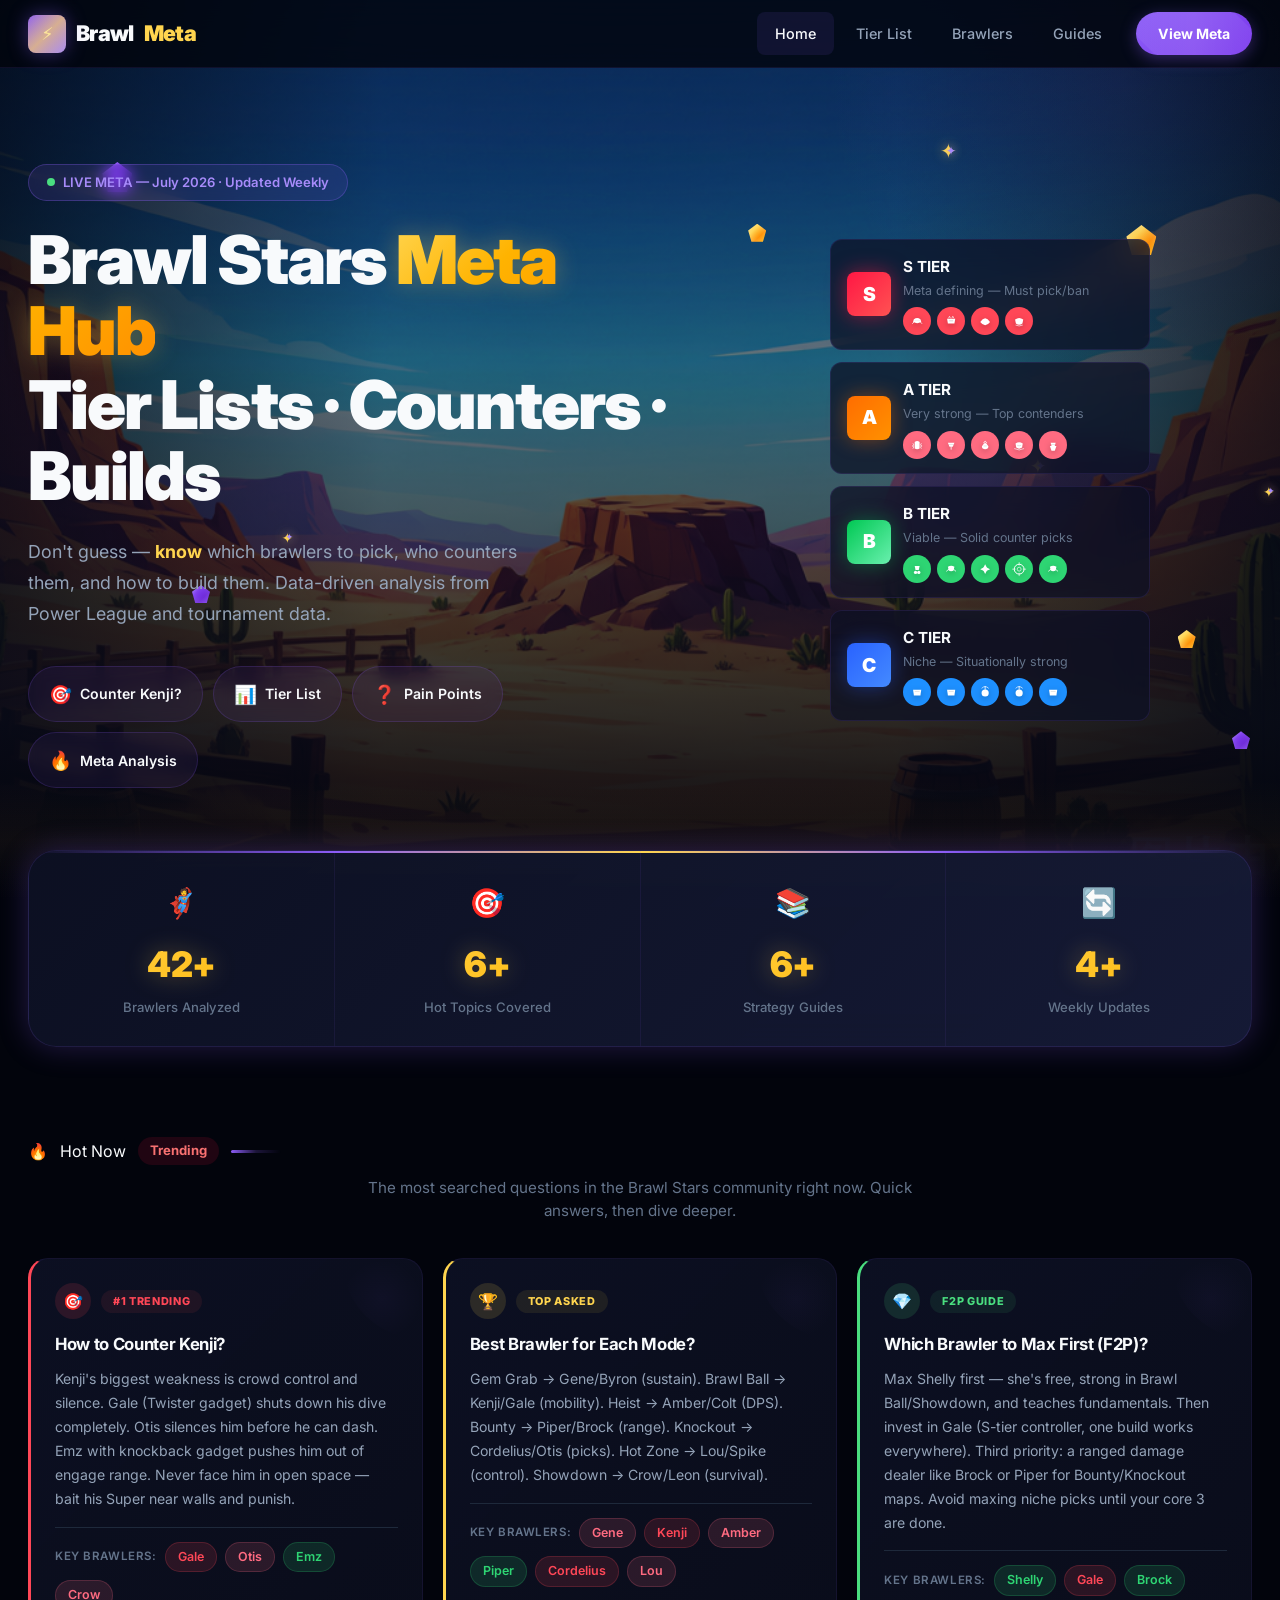
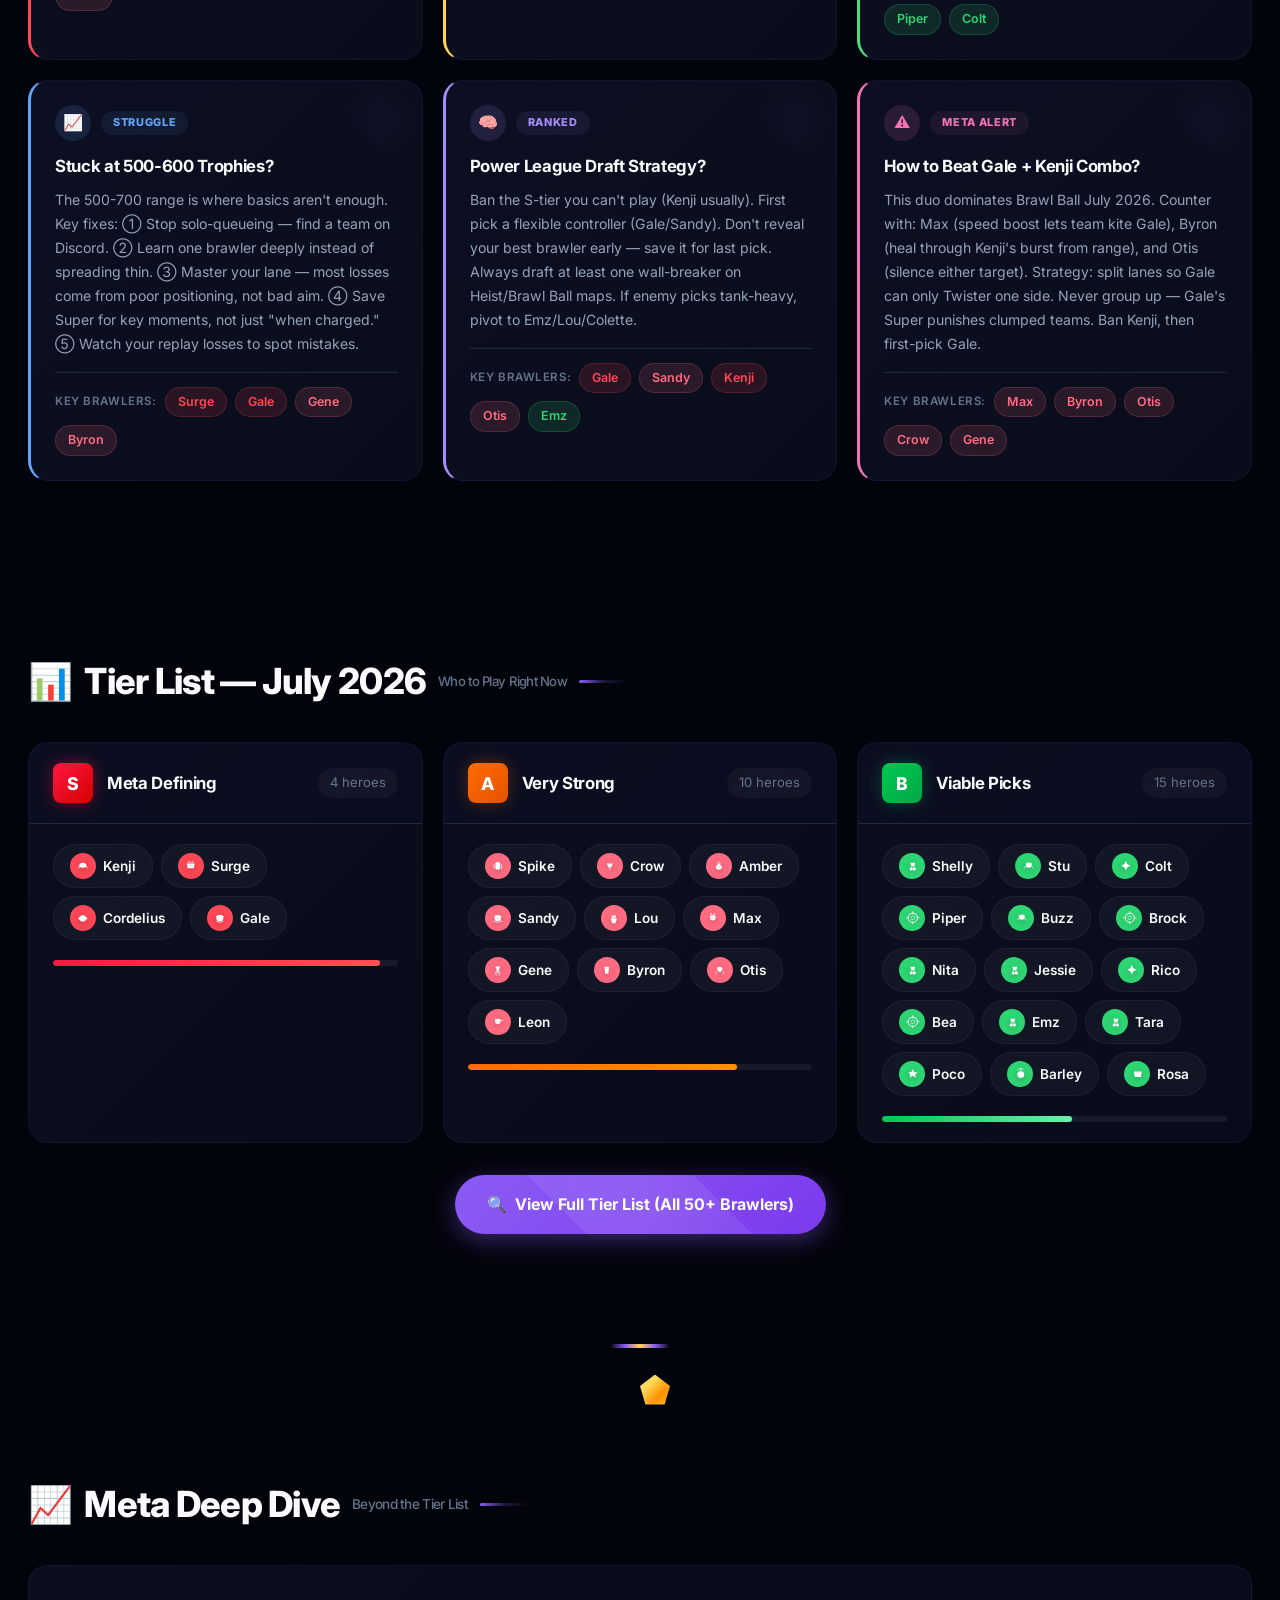
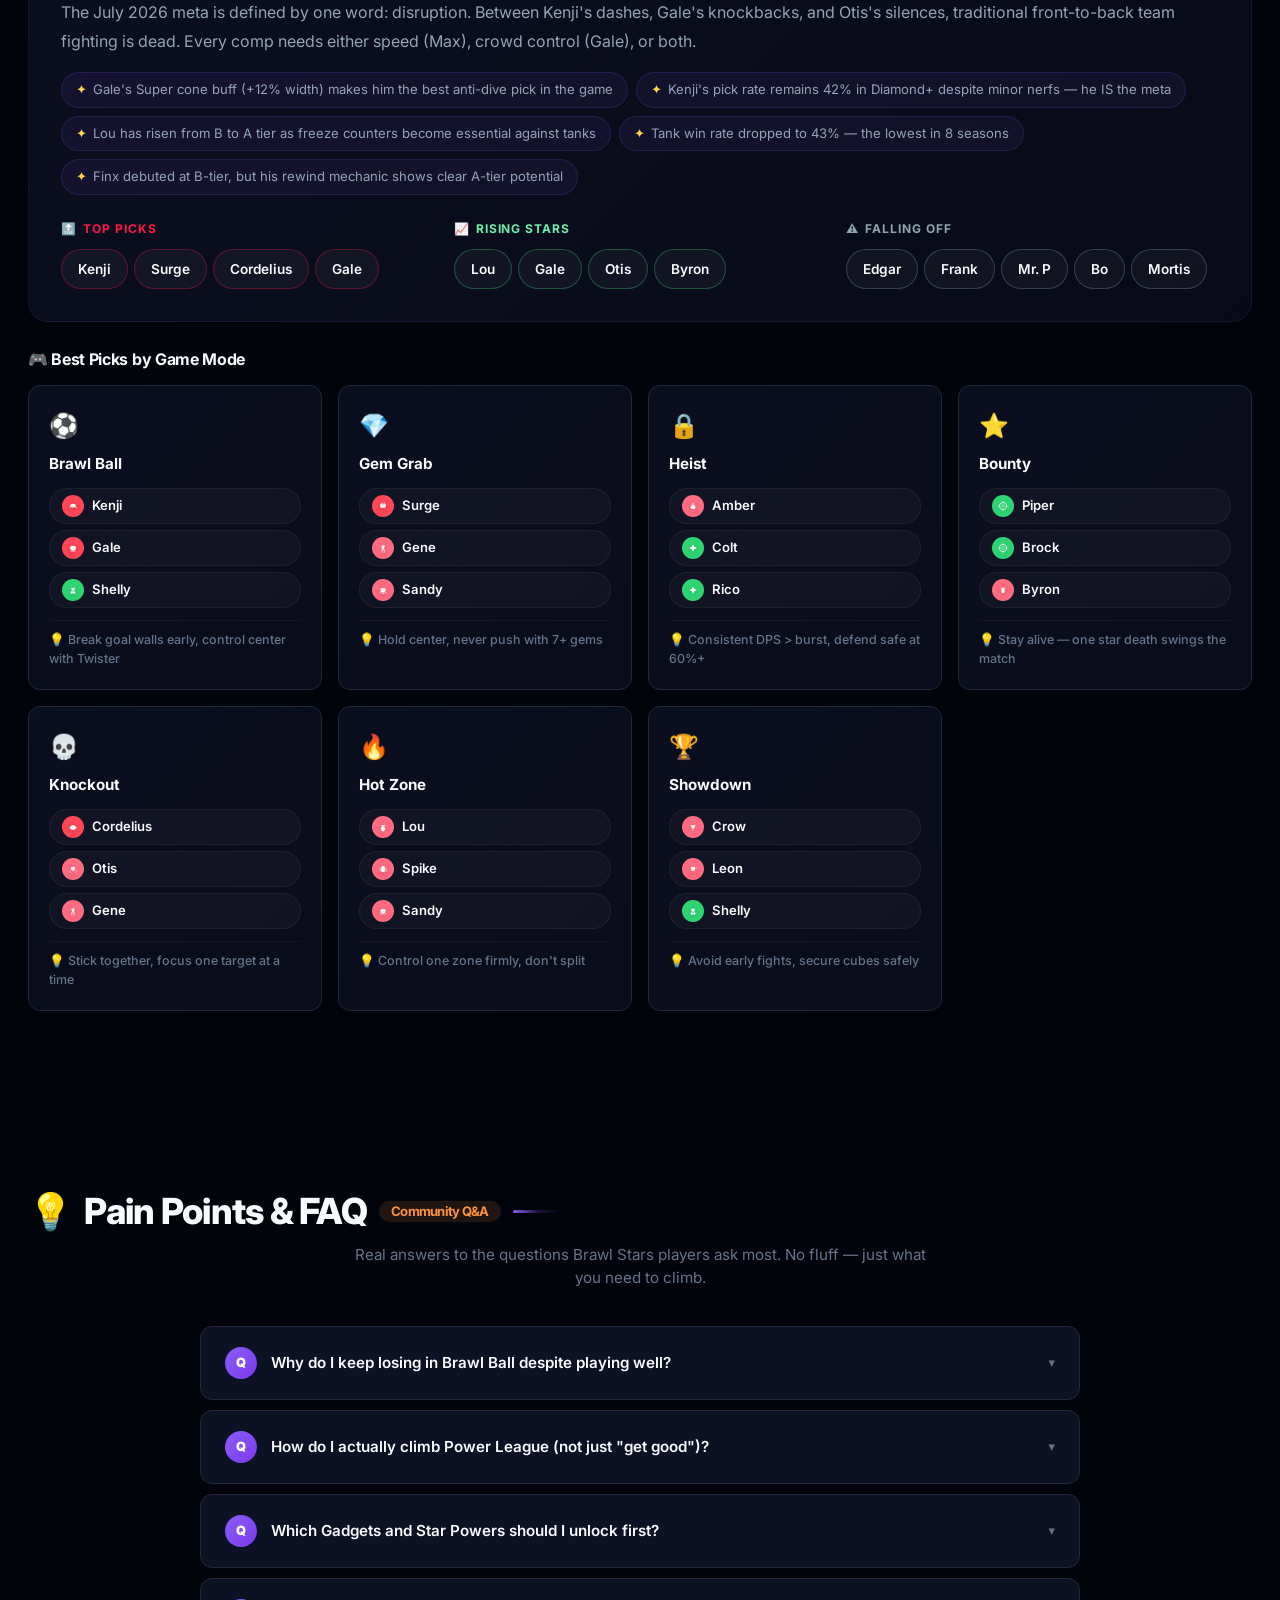
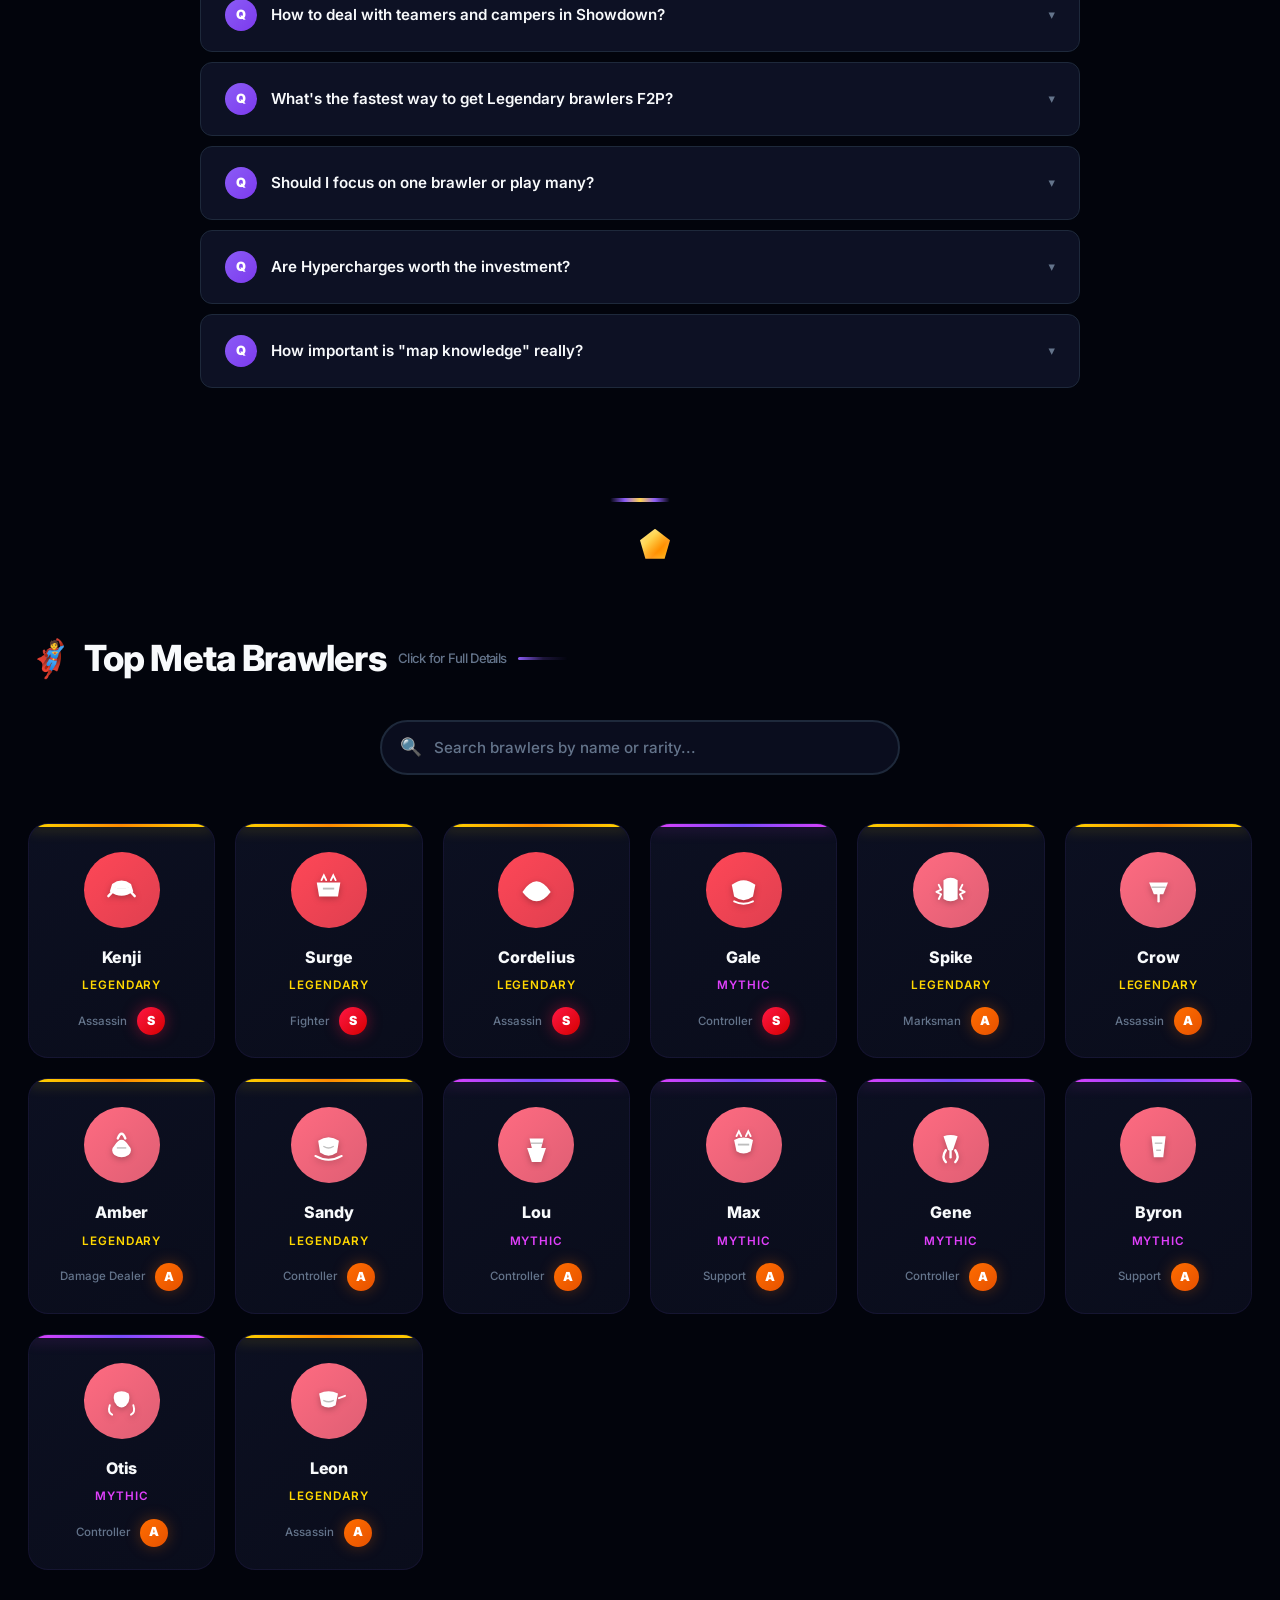
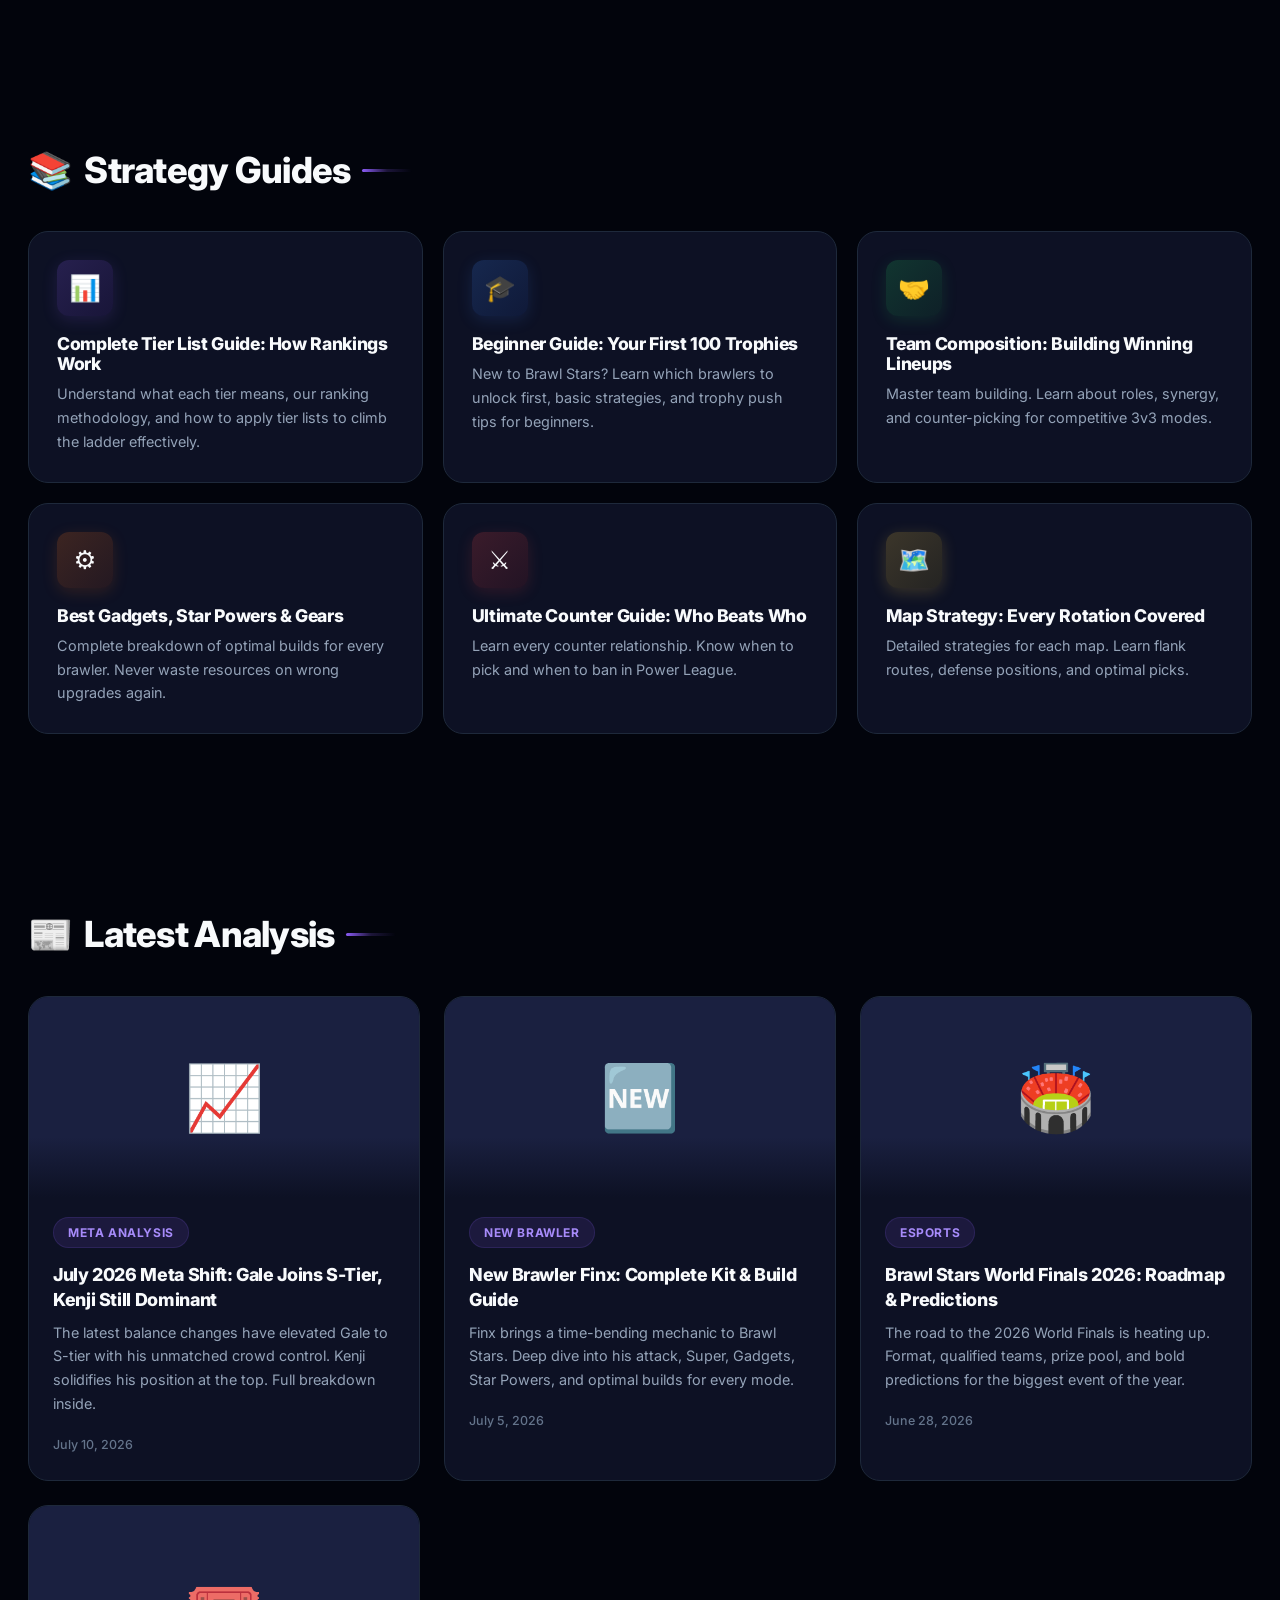
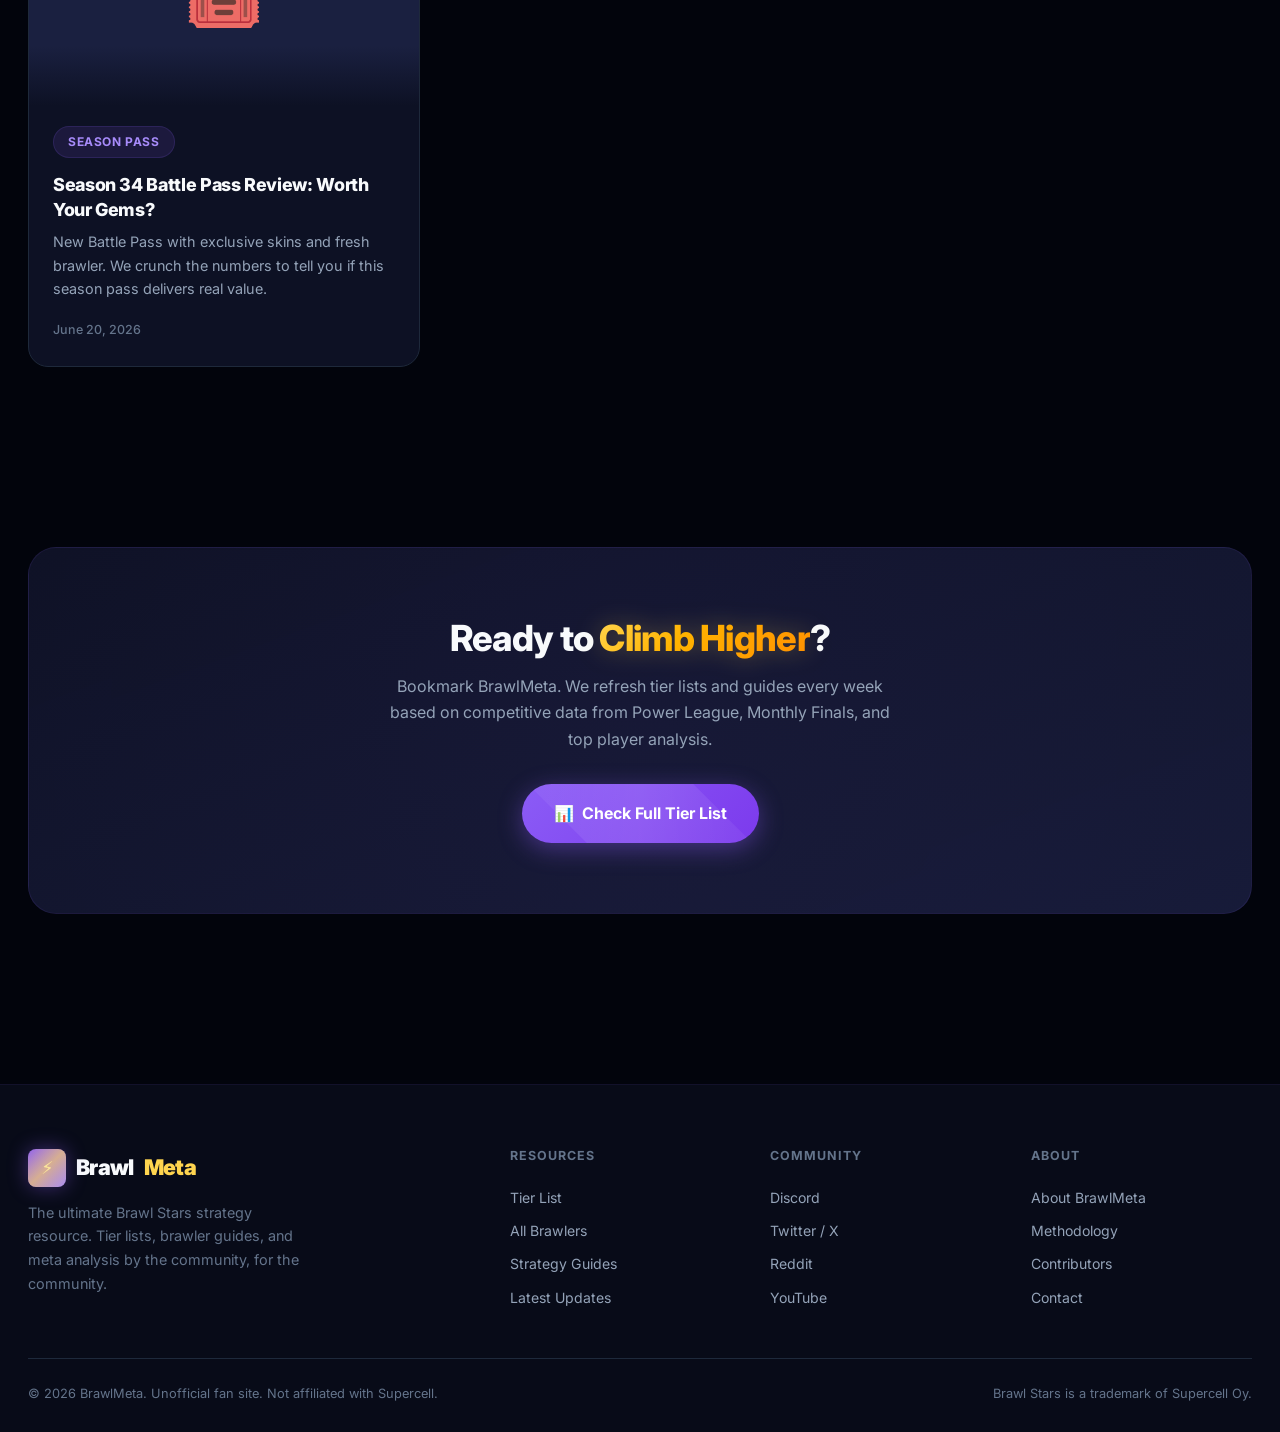
<file: index.html>
<!DOCTYPE html>
<html lang="en">
<head>
  <meta charset="UTF-8">
  <meta name="viewport" content="width=device-width, initial-scale=1.0">
  <meta name="description" content="BrawlMeta — The ultimate Brawl Stars strategy guide. Latest tier lists, brawler guides, best builds, counter picks, and meta analysis. Updated July 2026.">
  <title>BrawlMeta — Brawl Stars Tier List & Strategy Guide 2026</title>
  <link rel="preconnect" href="https://fonts.googleapis.com">
  <link rel="preconnect" href="https://fonts.gstatic.com" crossorigin>
  <link href="https://fonts.googleapis.com/css2?family=Inter:wght@400;500;600;700;800;900&display=swap" rel="stylesheet">
  <link rel="stylesheet" href="css/style.css">
</head>
<body>

  <canvas id="particlesCanvas"></canvas>

  <!-- Header -->
  <header class="header" id="mainHeader">
    <div class="header-inner">
      <a href="index.html" class="logo">
        <span class="logo-icon">⚡</span>
        Brawl<span class="logo-accent">Meta</span>
      </a>
      <nav class="nav">
        <a href="index.html" class="nav-link active">Home</a>
        <a href="tier-list.html" class="nav-link">Tier List</a>
        <a href="index.html#brawlers" class="nav-link">Brawlers</a>
        <a href="index.html#guides" class="nav-link">Guides</a>
        <a href="tier-list.html" class="nav-link nav-cta">View Meta</a>
      </nav>
      <button class="mobile-menu-btn" id="mobileMenuBtn" aria-label="Toggle menu">
        <span></span><span></span><span></span>
      </button>
    </div>
  </header>

  <main>
    <!-- Hero Section — Compact, Data-Rich, Immediate Value -->
    <section class="hero">
      <div class="hero-ground"></div>
      <span class="gem-decoration" style="top:18%;left:8%;"></span>
      <span class="gem-decoration gold" style="top:25%;right:12%;"></span>
      <span class="gem-decoration small" style="top:65%;left:15%;"></span>
      <span class="gem-decoration gold small delay" style="bottom:30%;right:8%;"></span>
      <span class="star-decoration" style="top:15%;right:25%;"></span>
      <span class="star-decoration small delay" style="bottom:40%;left:22%;"></span>
      <span class="star-decoration delay" style="top:50%;right:18%;"></span>

      <div class="container">
        <div class="hero-content">
          <div class="hero-text">
            <div class="hero-badge">
              <span class="pulse-dot"></span>
              LIVE META — July 2026 · Updated Weekly
            </div>
            <h1>
              Brawl Stars <span class="gradient-text">Meta Hub</span>
              <span class="line2">Tier Lists · Counters · Builds</span>
            </h1>
            <p class="hero-subtitle">
              Don't guess — <strong>know</strong> which brawlers to pick, who counters them, and how to build them. Data-driven analysis from Power League and tournament data.
            </p>
            <!-- Quick-action mini cards directly in hero -->
            <div class="hero-quick-actions" id="heroQuickActions">
              <a href="#hot-topics" class="hero-action-card">
                <span class="hero-action-icon">🎯</span>
                <span class="hero-action-label">Counter Kenji?</span>
              </a>
              <a href="#tiers" class="hero-action-card">
                <span class="hero-action-icon">📊</span>
                <span class="hero-action-label">Tier List</span>
              </a>
              <a href="#faq" class="hero-action-card">
                <span class="hero-action-icon">❓</span>
                <span class="hero-action-label">Pain Points</span>
              </a>
              <a href="#meta" class="hero-action-card">
                <span class="hero-action-icon">🔥</span>
                <span class="hero-action-label">Meta Analysis</span>
              </a>
            </div>
          </div>
          <div class="hero-visual">
            <span class="gem-decoration small gold" style="position:absolute;top:-15px;left:20px;"></span>
            <span class="gem-decoration small" style="position:absolute;bottom:-10px;right:20px;"></span>
            <span class="star-decoration small" style="position:absolute;top:50%;right:-25px;"></span>
            <div class="hero-tier-showcase" id="heroTierShowcase"></div>
          </div>
        </div>
      </div>
    </section>

    <!-- Stats Bar -->
    <section class="container">
      <div class="stats-bar reveal" id="statsBar">
        <div class="stat-item">
          <div class="stat-icon">🦸</div>
          <div class="stat-number gradient-text" id="statBrawlers">0</div>
          <div class="stat-label">Brawlers Analyzed</div>
        </div>
        <div class="stat-item">
          <div class="stat-icon">🎯</div>
          <div class="stat-number gradient-text" id="statTopics">0</div>
          <div class="stat-label">Hot Topics Covered</div>
        </div>
        <div class="stat-item">
          <div class="stat-icon">📚</div>
          <div class="stat-number gradient-text" id="statGuides">0</div>
          <div class="stat-label">Strategy Guides</div>
        </div>
        <div class="stat-item">
          <div class="stat-icon">🔄</div>
          <div class="stat-number gradient-text" id="statUpdates">0</div>
          <div class="stat-label">Weekly Updates</div>
        </div>
      </div>
    </section>

    <!-- 🔥 Hot Topics — Highest Community Interest -->
    <section class="section" id="hot-topics">
      <div class="container">
        <div class="section-title reveal">
          <span>🔥</span> Hot Now
          <span style="font-size:0.82rem;color:var(--accent-red);font-weight:700;background:rgba(255,23,68,0.12);padding:3px 12px;border-radius:20px;">Trending</span>
        </div>
        <p class="section-subtitle reveal">The most searched questions in the Brawl Stars community right now. Quick answers, then dive deeper.</p>
        <div class="hot-topics-grid" id="hotTopicsGrid"></div>
      </div>
    </section>

    <!-- 📊 Tier List Preview — Moved Up, What Users Want First -->
    <section class="section" id="tiers">
      <div class="container">
        <h2 class="section-title reveal">
          <span>📊</span> Tier List — July 2026
          <span style="font-size:0.82rem;color:var(--text-muted);font-weight:500;">Who to Play Right Now</span>
        </h2>
        <div class="tier-preview-grid" id="tierPreview"></div>
        <div style="text-align:center;margin-top:32px;" class="reveal">
          <a href="tier-list.html" class="btn btn-primary">
            <span>🔍</span> View Full Tier List (All 50+ Brawlers)
          </a>
        </div>
      </div>
    </section>

    <!-- Gem divider -->
    <div class="section-divider">
      <span class="gem-decoration gold" style="display:inline-block;position:relative;top:8px;"></span>
    </div>

    <!-- 📈 Current Meta Deep Dive -->
    <section class="section" id="meta">
      <div class="container">
        <h2 class="section-title reveal">
          <span>📈</span> Meta Deep Dive
          <span style="font-size:0.85rem;color:var(--text-muted);font-weight:500;">Beyond the Tier List</span>
        </h2>
        <div id="metaSummary" class="meta-snippet reveal"></div>
        <!-- Per-mode breakdown -->
        <div id="modeBreakdown" class="reveal" style="margin-top:28px;"></div>
      </div>
    </section>

    <!-- ❓ Pain Points & FAQ — Addressing Real Player Struggles -->
    <section class="section" id="faq">
      <div class="container">
        <h2 class="section-title reveal">
          <span>💡</span> Pain Points & FAQ
          <span style="font-size:0.82rem;color:var(--accent-orange);font-weight:700;background:rgba(251,146,60,0.12);padding:3px 12px;border-radius:20px;">Community Q&A</span>
        </h2>
        <p class="section-subtitle reveal">Real answers to the questions Brawl Stars players ask most. No fluff — just what you need to climb.</p>
        <div class="faq-grid" id="faqGrid"></div>
      </div>
    </section>

    <!-- Gem divider -->
    <div class="section-divider">
      <span class="gem-decoration gold" style="display:inline-block;position:relative;top:8px;"></span>
    </div>

    <!-- 🦸 Top Meta Brawlers -->
    <section class="section" id="brawlers">
      <div class="container">
        <h2 class="section-title reveal">
          <span>🦸</span> Top Meta Brawlers
          <span style="font-size:0.82rem;color:var(--text-muted);font-weight:500;">Click for Full Details</span>
        </h2>
        <div class="search-container reveal">
          <span class="search-icon">🔍</span>
          <input type="text" class="search-input" id="brawlerSearch"
                 placeholder="Search brawlers by name or rarity...">
        </div>
        <div class="brawlers-grid" id="featuredBrawlers"></div>
      </div>
    </section>

    <!-- 📚 Strategy Guides -->
    <section class="section" id="guides">
      <div class="container">
        <h2 class="section-title reveal">
          <span>📚</span> Strategy Guides
        </h2>
        <div class="guides-grid" id="guidesGrid"></div>
      </div>
    </section>

    <!-- 📰 Latest Updates -->
    <section class="section" id="updates">
      <div class="container">
        <h2 class="section-title reveal">
          <span>📰</span> Latest Analysis
        </h2>
        <div class="news-grid" id="newsGrid"></div>
      </div>
    </section>

    <!-- CTA -->
    <section class="section">
      <div class="container">
        <div class="cta-section reveal">
          <h2>Ready to <span class="gradient-text">Climb Higher</span>?</h2>
          <p>Bookmark BrawlMeta. We refresh tier lists and guides every week based on competitive data from Power League, Monthly Finals, and top player analysis.</p>
          <a href="tier-list.html" class="btn btn-primary">
            <span>📊</span> Check Full Tier List
          </a>
        </div>
      </div>
    </section>
  </main>

  <!-- Footer -->
  <footer class="footer">
    <div class="container">
      <div class="footer-grid">
        <div class="footer-brand">
          <div class="logo">
            <span class="logo-icon">⚡</span>
            Brawl<span class="logo-accent">Meta</span>
          </div>
          <p>The ultimate Brawl Stars strategy resource. Tier lists, brawler guides, and meta analysis by the community, for the community.</p>
        </div>
        <div class="footer-col">
          <h4>Resources</h4>
          <a href="tier-list.html">Tier List</a>
          <a href="#brawlers">All Brawlers</a>
          <a href="#guides">Strategy Guides</a>
          <a href="#updates">Latest Updates</a>
        </div>
        <div class="footer-col">
          <h4>Community</h4>
          <a href="#">Discord</a>
          <a href="#">Twitter / X</a>
          <a href="#">Reddit</a>
          <a href="#">YouTube</a>
        </div>
        <div class="footer-col">
          <h4>About</h4>
          <a href="#">About BrawlMeta</a>
          <a href="#">Methodology</a>
          <a href="#">Contributors</a>
          <a href="#">Contact</a>
        </div>
      </div>
      <div class="footer-bottom">
        <span>© 2026 BrawlMeta. Unofficial fan site. Not affiliated with Supercell.</span>
        <span>Brawl Stars is a trademark of Supercell Oy.</span>
      </div>
    </div>
  </footer>

  <script src="js/data.js"></script>
  <script src="js/app.js"></script>
</body>
</html>
</file>
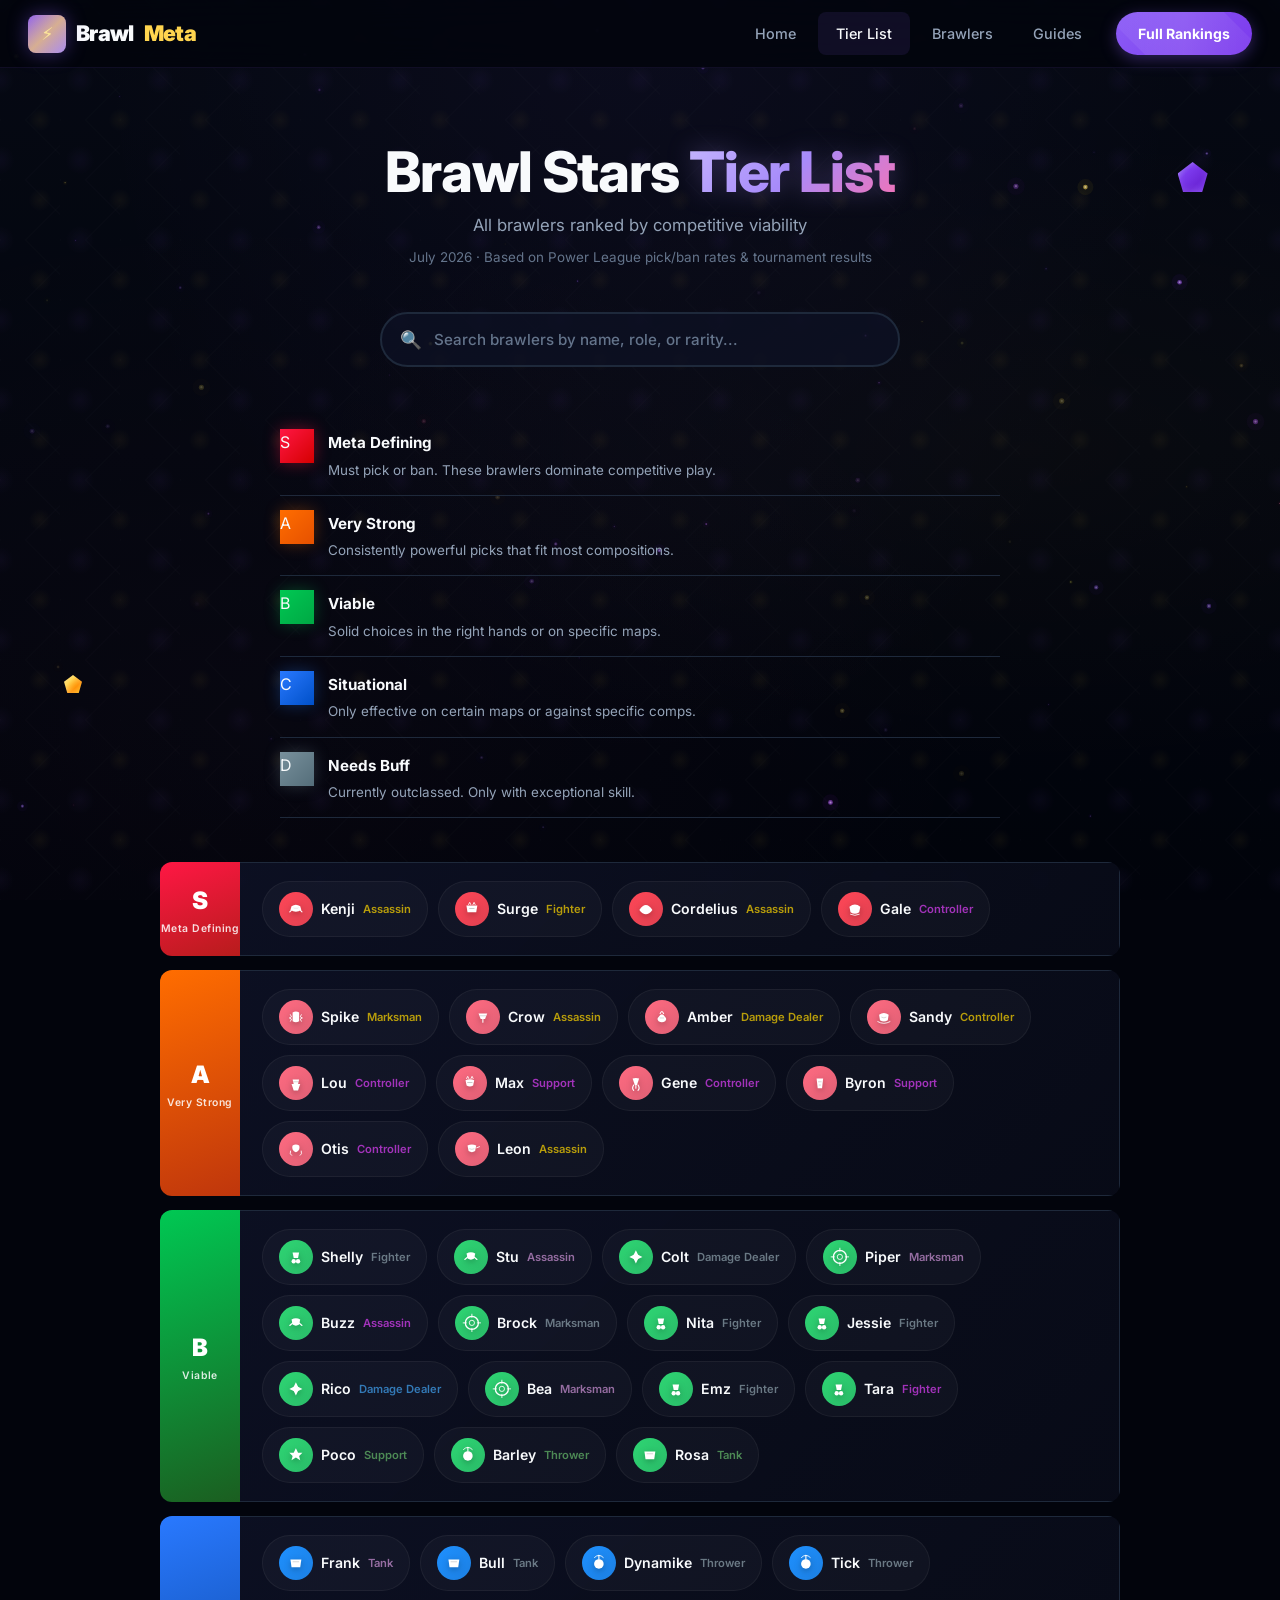
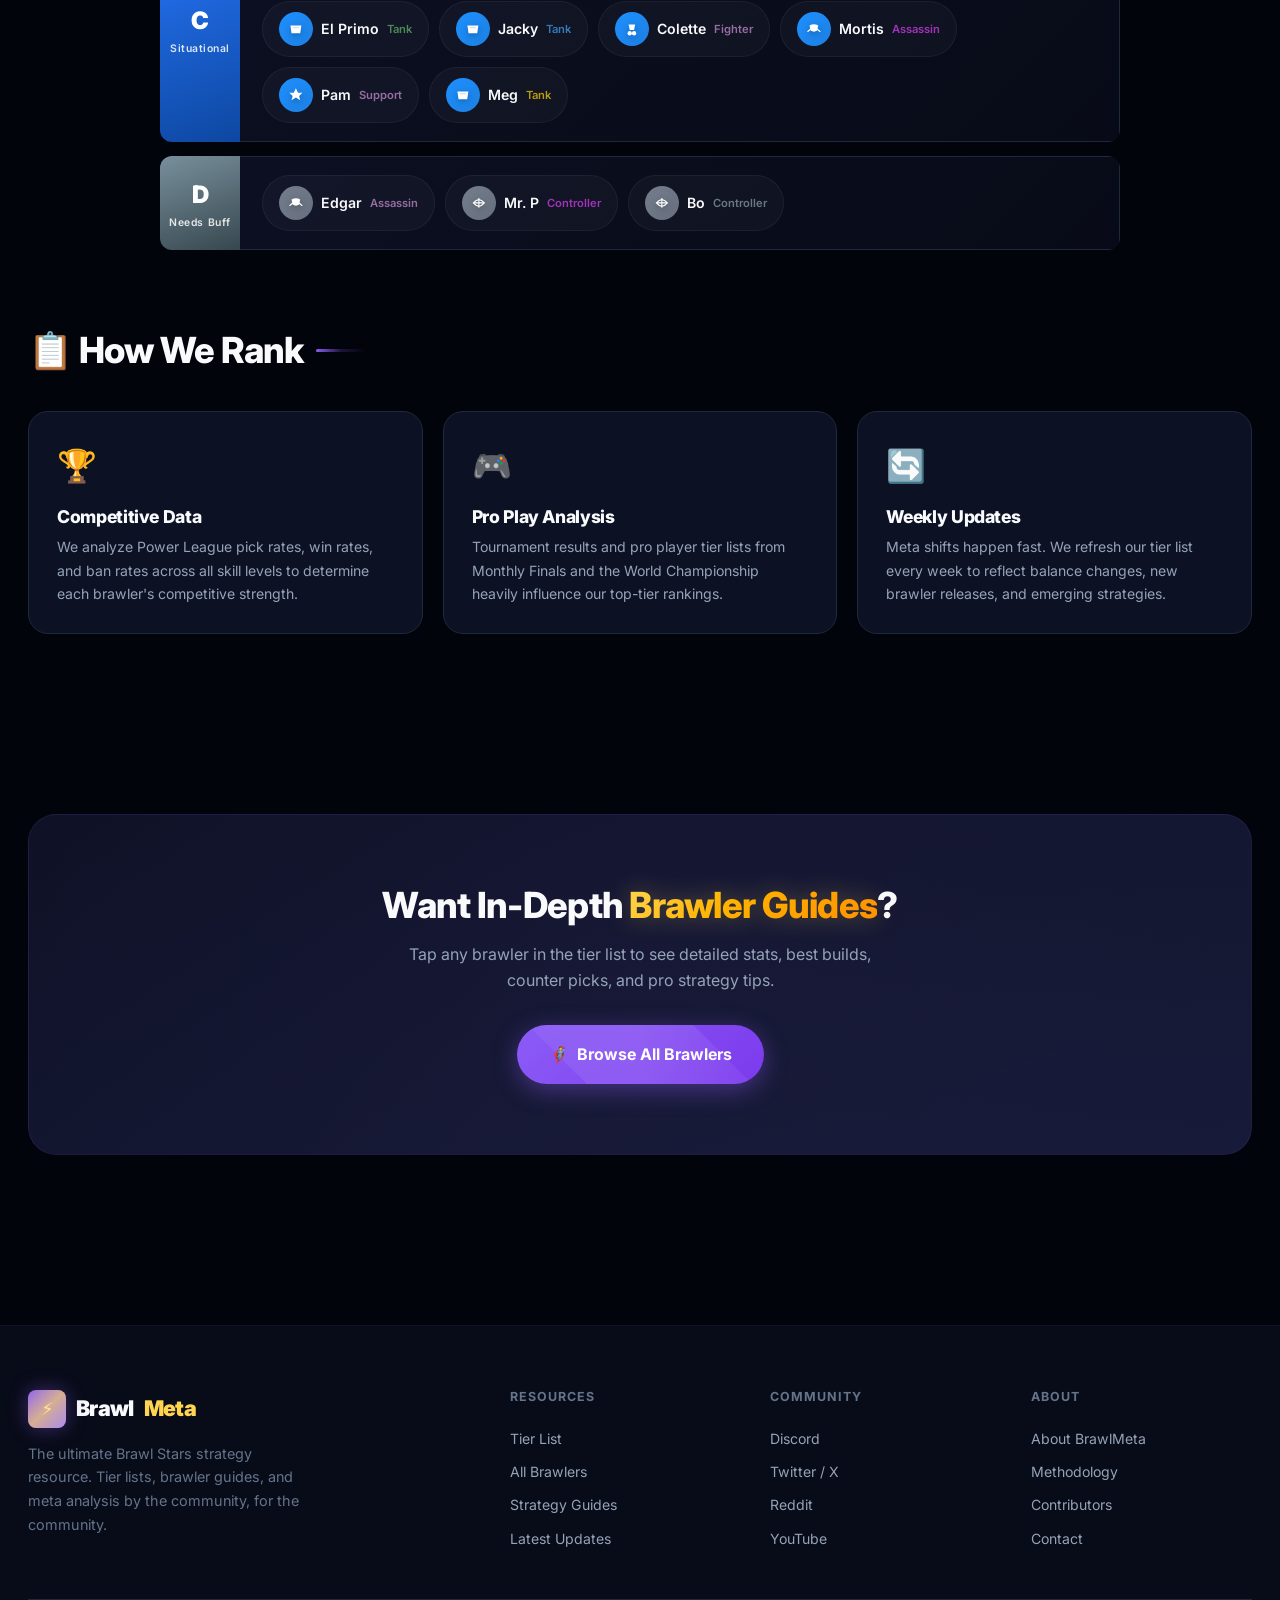
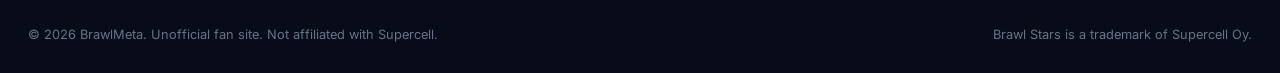
<file: tier-list.html>
<!DOCTYPE html>
<html lang="en">
<head>
  <meta charset="UTF-8">
  <meta name="viewport" content="width=device-width, initial-scale=1.0">
  <meta name="description" content="Complete Brawl Stars Tier List July 2026 — See which brawlers are S, A, B, C, D tier in the current meta. Updated weekly based on competitive Power League and tournament data.">
  <title>Brawl Stars Tier List July 2026 — All Brawlers Ranked | BrawlMeta</title>
  <link rel="preconnect" href="https://fonts.googleapis.com">
  <link rel="preconnect" href="https://fonts.gstatic.com" crossorigin>
  <link href="https://fonts.googleapis.com/css2?family=Inter:wght@400;500;600;700;800;900&display=swap" rel="stylesheet">
  <link rel="stylesheet" href="css/style.css">
</head>
<body>

  <canvas id="particlesCanvas"></canvas>

  <!-- Header -->
  <header class="header" id="mainHeader">
    <div class="header-inner">
      <a href="index.html" class="logo">
        <span class="logo-icon">⚡</span>
        Brawl<span class="logo-accent">Meta</span>
      </a>
      <nav class="nav">
        <a href="index.html" class="nav-link">Home</a>
        <a href="tier-list.html" class="nav-link active">Tier List</a>
        <a href="index.html#brawlers" class="nav-link">Brawlers</a>
        <a href="index.html#guides" class="nav-link">Guides</a>
        <a href="#full-list" class="nav-link nav-cta">Full Rankings</a>
      </nav>
      <button class="mobile-menu-btn" id="mobileMenuBtn" aria-label="Toggle menu">
        <span></span><span></span><span></span>
      </button>
    </div>
  </header>

  <main>
    <!-- Decorative gems -->
    <span class="gem-decoration" style="position:fixed;top:18%;right:8%;z-index:0;"></span>
    <span class="gem-decoration gold small delay" style="position:fixed;bottom:25%;left:5%;z-index:0;"></span>

    <!-- Tier List Hero -->
    <section class="tier-list-page">
      <div class="container">
        <h1 style="text-align:center;margin-bottom:8px;">
          Brawl Stars <span class="gradient-text-purple">Tier List</span>
        </h1>
        <p style="text-align:center;color:var(--text-secondary);margin-bottom:6px;font-size:1.05rem;">
          All brawlers ranked by competitive viability
        </p>
        <p style="text-align:center;color:var(--text-muted);font-size:0.84rem;margin-bottom:44px;">
          July 2026 &middot; Based on Power League pick/ban rates &amp; tournament results
        </p>

        <!-- Search -->
        <div class="search-container">
          <span class="search-icon">🔍</span>
          <input type="text" class="search-input" id="brawlerSearch"
                 placeholder="Search brawlers by name, role, or rarity...">
        </div>

        <!-- Tier Descriptions -->
        <div id="tierDescriptions" style="max-width:720px;margin:0 auto 44px;"></div>

        <!-- Full Tier List -->
        <div class="tier-list-container" id="tierList"></div>
      </div>
    </section>

    <!-- How We Rank -->
    <section class="section" style="padding-top:0;">
      <div class="container">
        <h2 class="section-title">📋 How We Rank</h2>
        <div style="display:grid;grid-template-columns:repeat(auto-fit,minmax(260px,1fr));gap:20px;">
          <div style="background:var(--bg-card);border:1px solid var(--border);border-radius:var(--radius-lg);padding:28px;transition:all var(--transition-normal);" class="reveal">
            <div style="font-size:2rem;margin-bottom:14px;">🏆</div>
            <h4 style="margin-bottom:8px;">Competitive Data</h4>
            <p style="color:var(--text-secondary);font-size:0.88rem;line-height:1.65;">
              We analyze Power League pick rates, win rates, and ban rates across all skill levels to determine each brawler's competitive strength.
            </p>
          </div>
          <div style="background:var(--bg-card);border:1px solid var(--border);border-radius:var(--radius-lg);padding:28px;transition:all var(--transition-normal);" class="reveal reveal-delay-1">
            <div style="font-size:2rem;margin-bottom:14px;">🎮</div>
            <h4 style="margin-bottom:8px;">Pro Play Analysis</h4>
            <p style="color:var(--text-secondary);font-size:0.88rem;line-height:1.65;">
              Tournament results and pro player tier lists from Monthly Finals and the World Championship heavily influence our top-tier rankings.
            </p>
          </div>
          <div style="background:var(--bg-card);border:1px solid var(--border);border-radius:var(--radius-lg);padding:28px;transition:all var(--transition-normal);" class="reveal reveal-delay-2">
            <div style="font-size:2rem;margin-bottom:14px;">🔄</div>
            <h4 style="margin-bottom:8px;">Weekly Updates</h4>
            <p style="color:var(--text-secondary);font-size:0.88rem;line-height:1.65;">
              Meta shifts happen fast. We refresh our tier list every week to reflect balance changes, new brawler releases, and emerging strategies.
            </p>
          </div>
        </div>
      </div>
    </section>

    <!-- CTA -->
    <section class="section">
      <div class="container">
        <div class="cta-section reveal">
          <h2>Want In-Depth <span class="gradient-text">Brawler Guides</span>?</h2>
          <p>Tap any brawler in the tier list to see detailed stats, best builds, counter picks, and pro strategy tips.</p>
          <a href="index.html#brawlers" class="btn btn-primary">
            <span>🦸</span> Browse All Brawlers
          </a>
        </div>
      </div>
    </section>
  </main>

  <!-- Footer -->
  <footer class="footer">
    <div class="container">
      <div class="footer-grid">
        <div class="footer-brand">
          <div class="logo">
            <span class="logo-icon">⚡</span>
            Brawl<span class="logo-accent">Meta</span>
          </div>
          <p>The ultimate Brawl Stars strategy resource. Tier lists, brawler guides, and meta analysis by the community, for the community.</p>
        </div>
        <div class="footer-col">
          <h4>Resources</h4>
          <a href="tier-list.html">Tier List</a>
          <a href="index.html#brawlers">All Brawlers</a>
          <a href="index.html#guides">Strategy Guides</a>
          <a href="index.html#updates">Latest Updates</a>
        </div>
        <div class="footer-col">
          <h4>Community</h4>
          <a href="#">Discord</a>
          <a href="#">Twitter / X</a>
          <a href="#">Reddit</a>
          <a href="#">YouTube</a>
        </div>
        <div class="footer-col">
          <h4>About</h4>
          <a href="#">About BrawlMeta</a>
          <a href="#">Methodology</a>
          <a href="#">Contributors</a>
          <a href="#">Contact</a>
        </div>
      </div>
      <div class="footer-bottom">
        <span>© 2026 BrawlMeta. Unofficial fan site. Not affiliated with Supercell.</span>
        <span>Brawl Stars is a trademark of Supercell Oy.</span>
      </div>
    </div>
  </footer>

  <script src="js/data.js"></script>
  <script src="js/app.js"></script>
</body>
</html>
</file>
<file: css/style.css>
/* ============================================
   BrawlMeta - Brawl Stars Strategy Guide
   Premium Gaming Theme v3 — Arena-Inspired
   ============================================ */

/* === CSS Variables === */
:root {
  --bg-primary: #02040c;
  --bg-secondary: #080b18;
  --bg-card: #0d1124;
  --bg-card-hover: #161d3a;
  --bg-elevated: #1a2040;
  --accent-gold: #ffd54f;
  --accent-gold-dark: #c79100;
  --accent-purple: #8b5cf6;
  --accent-purple-light: #a78bfa;
  --accent-blue: #60a5fa;
  --accent-red: #f87171;
  --accent-green: #4ade80;
  --accent-orange: #fb923c;
  --accent-pink: #f472b6;
  --text-primary: #f8fafc;
  --text-secondary: #94a3b8;
  --text-muted: #64748b;
  --border: #1e293b;
  --border-light: #334155;

  --tier-s: #ff1744;
  --tier-a: #ff5252;
  --tier-b: #69f0ae;
  --tier-c: #448aff;
  --tier-d: #90a4ae;

  --rarity-legendary: #ffd700;
  --rarity-mythic: #e040fb;
  --rarity-epic: #ce93d8;
  --rarity-super-rare: #42a5f5;
  --rarity-rare: #66bb6a;
  --rarity-starting: #90a4ae;

  --font-heading: 'Inter', 'Segoe UI', system-ui, -apple-system, sans-serif;
  --font-body: 'Inter', 'Segoe UI', system-ui, -apple-system, sans-serif;

  --radius-sm: 8px;
  --radius-md: 12px;
  --radius-lg: 20px;
  --radius-xl: 28px;

  --shadow-sm: 0 2px 8px rgba(0,0,0,0.3);
  --shadow-md: 0 8px 24px rgba(0,0,0,0.5);
  --shadow-lg: 0 16px 48px rgba(0,0,0,0.6);
  --shadow-glow-purple: 0 0 30px rgba(139, 92, 246, 0.25);
  --shadow-glow-gold: 0 0 30px rgba(255, 213, 79, 0.2);

  --transition-fast: 150ms cubic-bezier(0.4, 0, 0.2, 1);
  --transition-normal: 300ms cubic-bezier(0.4, 0, 0.2, 1);
  --transition-slow: 500ms cubic-bezier(0.4, 0, 0.2, 1);

  --max-width: 1320px;
  --header-height: 68px;
}

/* === Reset & Base === */
*, *::before, *::after { margin: 0; padding: 0; box-sizing: border-box; }

html {
  scroll-behavior: smooth;
  -webkit-font-smoothing: antialiased;
  -moz-osx-font-smoothing: grayscale;
}

body {
  font-family: var(--font-body);
  background-color: var(--bg-primary);
  color: var(--text-primary);
  line-height: 1.65;
  min-height: 100vh;
  overflow-x: hidden;
  position: relative;
}

/* === Dark Pattern Background (CSS-only, no watermark) === */
body::before {
  content: '';
  position: fixed;
  inset: 0;
  background:
    radial-gradient(ellipse at 50% 0%, rgba(139, 92, 246, 0.08) 0%, transparent 60%),
    radial-gradient(ellipse at 80% 50%, rgba(255, 213, 79, 0.04) 0%, transparent 50%),
    radial-gradient(ellipse at 20% 80%, rgba(244, 114, 182, 0.04) 0%, transparent 50%),
    repeating-linear-gradient(45deg, rgba(255,255,255,0.015) 0px, rgba(255,255,255,0.015) 1px, transparent 1px, transparent 60px),
    repeating-linear-gradient(135deg, rgba(255,255,255,0.015) 0px, rgba(255,255,255,0.015) 1px, transparent 1px, transparent 60px),
    radial-gradient(circle at 50% 50%, rgba(255,213,79,0.08) 0%, transparent 20%) 0 0 / 80px 80px,
    radial-gradient(circle at 50% 50%, rgba(139,92,246,0.08) 0%, transparent 25%) 40px 40px / 80px 80px,
    linear-gradient(180deg, #0a0e1a 0%, #02040c 100%);
  background-size: 100% 100%, 100% 100%, 100% 100%, 60px 60px, 60px 60px, 80px 80px, 80px 80px, 100% 100%;
  pointer-events: none;
  z-index: 0;
  opacity: 0.6;
  animation: bgPulse 12s ease-in-out infinite;
}

@keyframes bgPulse {
  0%, 100% { opacity: 0.5; }
  50% { opacity: 0.7; }
}

/* Canvas particles layer */
#particlesCanvas {
  position: fixed;
  inset: 0;
  pointer-events: none;
  z-index: 0;
}

a {
  color: var(--accent-purple-light);
  text-decoration: none;
  transition: color var(--transition-fast);
}
a:hover { color: var(--accent-gold); }

img { max-width: 100%; display: block; }
ul, ol { list-style: none; }

button {
  cursor: pointer;
  border: none;
  background: none;
  font-family: inherit;
  color: inherit;
}

/* === Typography === */
h1, h2, h3, h4, h5, h6 {
  font-family: var(--font-heading);
  font-weight: 800;
  line-height: 1.15;
  letter-spacing: -0.02em;
}

h1 { font-size: clamp(2rem, 5vw, 3.5rem); }
h2 { font-size: clamp(1.5rem, 4vw, 2.25rem); }
h3 { font-size: 1.35rem; }
h4 { font-size: 1.1rem; }

.section-title {
  position: relative;
  display: inline-flex;
  align-items: center;
  gap: 12px;
  margin-bottom: 40px;
}
.section-title::after {
  content: '';
  flex: 1;
  height: 3px;
  min-width: 50px;
  background: linear-gradient(90deg, var(--accent-purple), rgba(139,92,246,0.2), transparent);
  border-radius: 2px;
}

.gradient-text {
  background: linear-gradient(135deg, #ffd54f 0%, #ffb300 40%, #ff8f00 100%);
  -webkit-background-clip: text;
  -webkit-text-fill-color: transparent;
  background-clip: text;
  filter: drop-shadow(0 0 12px rgba(255, 213, 79, 0.3));
}

.gradient-text-purple {
  background: linear-gradient(135deg, #c4b5fd 0%, #a78bfa 50%, #f472b6 100%);
  -webkit-background-clip: text;
  -webkit-text-fill-color: transparent;
  background-clip: text;
  filter: drop-shadow(0 0 12px rgba(167, 139, 250, 0.3));
}

.gradient-text-blue {
  background: linear-gradient(135deg, #93c5fd 0%, #60a5fa 50%, #818cf8 100%);
  -webkit-background-clip: text;
  -webkit-text-fill-color: transparent;
  background-clip: text;
}

/* === Scroll Reveal === */
.reveal {
  opacity: 0;
  transform: translateY(30px);
  transition: opacity 0.7s ease, transform 0.7s ease;
}
.reveal.visible {
  opacity: 1;
  transform: translateY(0);
}

.reveal-delay-1 { transition-delay: 0.1s; }
.reveal-delay-2 { transition-delay: 0.2s; }
.reveal-delay-3 { transition-delay: 0.3s; }
.reveal-delay-4 { transition-delay: 0.4s; }

/* === Layout === */
.container {
  width: 100%;
  max-width: var(--max-width);
  margin: 0 auto;
  padding: 0 28px;
  position: relative;
  z-index: 1;
}

.section { padding: 90px 0; }

/* ============================================
   CSS GEM ART — Decorative Gems
   ============================================ */
.gem-decoration {
  position: absolute;
  pointer-events: none;
  z-index: 0;
}
.gem-decoration::before {
  content: '';
  position: absolute;
  width: 30px;
  height: 30px;
  background: linear-gradient(135deg, #a78bfa, #7c3aed, #6d28d9, #7c3aed);
  clip-path: polygon(50% 0%, 100% 38%, 82% 100%, 18% 100%, 0% 38%);
  box-shadow: 0 0 20px rgba(139, 92, 246, 0.5), inset 0 0 8px rgba(255,255,255,0.2);
  animation: gemFloat 3s ease-in-out infinite;
}
.gem-decoration.gold::before {
  background: linear-gradient(135deg, #ffe082, #ffd54f, #ff8f00, #ffb300);
  box-shadow: 0 0 20px rgba(255, 213, 79, 0.5), inset 0 0 8px rgba(255,255,255,0.3);
}
.gem-decoration.small::before {
  width: 18px;
  height: 18px;
}
.gem-decoration.delay::before { animation-delay: 1.5s; }
.gem-decoration.delay2::before { animation-delay: 2.5s; }

@keyframes gemFloat {
  0%, 100% { transform: translateY(0) rotate(0deg); }
  50% { transform: translateY(-10px) rotate(5deg); }
}

/* ============================================
   CSS STAR BURST
   ============================================ */
.star-decoration {
  position: absolute;
  pointer-events: none;
  z-index: 0;
  width: 20px;
  height: 20px;
}
.star-decoration::before,
.star-decoration::after {
  content: '✦';
  position: absolute;
  font-size: 20px;
  color: var(--accent-gold);
  filter: drop-shadow(0 0 6px rgba(255, 213, 79, 0.6));
  animation: starPulse 2s ease-in-out infinite;
}
.star-decoration::after {
  font-size: 12px;
  top: 6px;
  left: 6px;
  animation-delay: 1s;
  color: var(--accent-purple-light);
  filter: drop-shadow(0 0 4px rgba(167, 139, 250, 0.5));
}
.star-decoration.small { width: 14px; height: 14px; }
.star-decoration.small::before { font-size: 14px; }
.star-decoration.small::after { font-size: 9px; top: 4px; left: 4px; }
.star-decoration.delay::before { animation-delay: 0.6s; }
.star-decoration.delay::after { animation-delay: 1.6s; }

@keyframes starPulse {
  0%, 100% { opacity: 0.4; transform: scale(0.8); }
  50% { opacity: 1; transform: scale(1.2); }
}

/* === Header === */
.header {
  position: fixed;
  top: 0;
  left: 0;
  right: 0;
  height: var(--header-height);
  background: rgba(2, 4, 12, 0.8);
  backdrop-filter: blur(24px);
  -webkit-backdrop-filter: blur(24px);
  border-bottom: 1px solid rgba(139, 92, 246, 0.1);
  z-index: 1000;
  transition: all var(--transition-normal);
}
.header.scrolled {
  background: rgba(2, 4, 12, 0.95);
  border-bottom: 1px solid rgba(139, 92, 246, 0.2);
  box-shadow: 0 4px 24px rgba(0,0,0,0.4);
}

.header-inner {
  display: flex;
  align-items: center;
  justify-content: space-between;
  height: 100%;
  max-width: var(--max-width);
  margin: 0 auto;
  padding: 0 28px;
}

.logo {
  display: flex;
  align-items: center;
  gap: 10px;
  font-size: 1.35rem;
  font-weight: 900;
  color: var(--text-primary);
  letter-spacing: -0.03em;
  position: relative;
}
.logo-icon {
  width: 38px;
  height: 38px;
  background: linear-gradient(135deg, #8b5cf6, #a78bfa);
  border-radius: var(--radius-sm);
  display: flex;
  align-items: center;
  justify-content: center;
  font-size: 1.1rem;
  box-shadow: 0 0 20px rgba(139, 92, 246, 0.4);
  position: relative;
  overflow: hidden;
}
.logo-icon::after {
  content: '';
  position: absolute;
  inset: -2px;
  background: linear-gradient(135deg, transparent, rgba(255,213,79,0.6), transparent);
  border-radius: 10px;
  animation: logoShine 3s ease-in-out infinite;
}
@keyframes logoShine {
  0%, 100% { opacity: 0; transform: rotate(0deg); }
  50% { opacity: 1; transform: rotate(360deg); }
}
.logo-accent { color: var(--accent-gold); }

.nav {
  display: flex;
  align-items: center;
  gap: 4px;
}

.nav-link {
  padding: 10px 18px;
  border-radius: var(--radius-sm);
  color: var(--text-secondary);
  font-size: 0.9rem;
  font-weight: 500;
  transition: all var(--transition-fast);
  position: relative;
}
.nav-link:hover, .nav-link.active {
  color: var(--text-primary);
  background: rgba(139, 92, 246, 0.1);
}

.nav-cta {
  margin-left: 12px;
  padding: 10px 22px;
  background: linear-gradient(135deg, var(--accent-purple), #7c3aed);
  border-radius: 50px;
  color: #fff !important;
  font-weight: 700;
  font-size: 0.88rem;
  box-shadow: 0 4px 16px rgba(139, 92, 246, 0.35);
  transition: all var(--transition-normal);
  position: relative;
  overflow: hidden;
}
.nav-cta::after {
  content: '';
  position: absolute;
  top: -50%;
  left: -50%;
  width: 200%;
  height: 200%;
  background: linear-gradient(45deg, transparent, rgba(255,255,255,0.1), transparent);
  transform: rotate(45deg);
  animation: btnShine 3s ease-in-out infinite;
}
@keyframes btnShine {
  0%, 100% { transform: translateX(-100%) rotate(45deg); }
  50% { transform: translateX(100%) rotate(45deg); }
}
.nav-cta:hover {
  transform: translateY(-2px);
  box-shadow: 0 6px 24px rgba(139, 92, 246, 0.5);
}

.mobile-menu-btn {
  display: none;
  flex-direction: column;
  gap: 5px;
  padding: 10px;
  cursor: pointer;
}
.mobile-menu-btn span {
  width: 26px;
  height: 2.5px;
  background: var(--text-primary);
  border-radius: 2px;
  transition: all var(--transition-fast);
}

/* ============================================
   HERO SECTION — Arena Background
   ============================================ */
.hero {
  padding: 160px 0 100px;
  position: relative;
  overflow: hidden;
  min-height: 100vh;
  display: flex;
  align-items: center;
}

/* Desert Arena Background Image */
.hero::before {
  content: '';
  position: absolute;
  inset: 0;
  background:
    /* Dark gradient overlay for readability */
    linear-gradient(180deg,
      rgba(2, 4, 12, 0.65) 0%,
      rgba(8, 11, 24, 0.55) 40%,
      rgba(8, 11, 24, 0.85) 80%,
      rgba(2, 4, 12, 1) 100%
    ),
    linear-gradient(90deg,
      rgba(2, 4, 12, 0.7) 0%,
      transparent 30%,
      transparent 70%,
      rgba(2, 4, 12, 0.7) 100%
    ),
    url('../images/A_dramatic_desert_arena_backgr_2026-07-11T12-58-31.png');
  background-size: cover;
  background-position: center top;
  z-index: 0;
  animation: heroBgShift 20s ease-in-out infinite;
}

@keyframes heroBgShift {
  0%, 100% { background-position: center top; }
  50% { background-position: center 55%; }
}

/* Ambient glow orbs over hero */
.hero::after {
  content: '';
  position: absolute;
  top: -30%;
  right: -15%;
  width: 700px;
  height: 700px;
  background: radial-gradient(circle, rgba(139, 92, 246, 0.08), transparent 60%);
  border-radius: 50%;
  animation: heroOrb 8s ease-in-out infinite;
  z-index: 0;
}

@keyframes heroOrb {
  0%, 100% { transform: translate(0, 0) scale(1); }
  33% { transform: translate(40px, -30px) scale(1.05); }
  66% { transform: translate(-20px, 20px) scale(0.95); }
}

/* Ground dust effect at bottom of hero */
.hero-ground {
  position: absolute;
  bottom: 0;
  left: 0;
  right: 0;
  height: 120px;
  background: linear-gradient(transparent, rgba(255, 180, 50, 0.04), transparent);
  z-index: 0;
  animation: groundDust 4s ease-in-out infinite;
}

@keyframes groundDust {
  0%, 100% { opacity: 0.4; }
  50% { opacity: 0.8; }
}

.hero-content {
  position: relative;
  z-index: 2;
  display: grid;
  grid-template-columns: 1.1fr 0.9fr;
  gap: 60px;
  align-items: center;
}

.hero-badge {
  display: inline-flex;
  align-items: center;
  gap: 8px;
  padding: 7px 18px;
  background: rgba(139, 92, 246, 0.12);
  border: 1px solid rgba(139, 92, 246, 0.3);
  border-radius: 50px;
  font-size: 0.82rem;
  font-weight: 600;
  color: var(--accent-purple-light);
  margin-bottom: 24px;
  animation: fadeInUp 0.6s ease;
  backdrop-filter: blur(8px);
}
.hero-badge .pulse-dot {
  width: 8px;
  height: 8px;
  background: #4ade80;
  border-radius: 50%;
  animation: pulseDot 2s ease-in-out infinite;
}
@keyframes pulseDot {
  0%, 100% { opacity: 1; box-shadow: 0 0 0 0 rgba(74, 222, 128, 0.6); }
  50% { opacity: 0.6; box-shadow: 0 0 0 8px rgba(74, 222, 128, 0); }
}

@keyframes fadeInUp {
  from { opacity: 0; transform: translateY(20px); }
  to { opacity: 1; transform: translateY(0); }
}

.hero-text h1 {
  font-size: clamp(2.5rem, 6vw, 4.2rem);
  font-weight: 900;
  line-height: 1.05;
  margin-bottom: 24px;
  letter-spacing: -0.03em;
  animation: fadeInUp 0.8s ease;
}
.hero-text h1 .line2 {
  display: block;
  margin-top: 4px;
}

.hero-text p {
  font-size: 1.12rem;
  color: var(--text-secondary);
  margin-bottom: 36px;
  max-width: 500px;
  line-height: 1.75;
  animation: fadeInUp 1s ease;
}

.hero-buttons {
  display: flex;
  gap: 16px;
  flex-wrap: wrap;
  animation: fadeInUp 1.2s ease;
}

.btn {
  display: inline-flex;
  align-items: center;
  gap: 8px;
  padding: 16px 32px;
  border-radius: 50px;
  font-weight: 700;
  font-size: 1rem;
  transition: all var(--transition-normal);
  white-space: nowrap;
  position: relative;
  overflow: hidden;
}

.btn-primary {
  background: linear-gradient(135deg, #8b5cf6, #7c3aed);
  color: #fff;
  box-shadow: 0 6px 24px rgba(139, 92, 246, 0.4);
}
.btn-primary::after {
  content: '';
  position: absolute;
  top: -50%;
  left: -50%;
  width: 200%;
  height: 200%;
  background: linear-gradient(45deg, transparent, rgba(255,255,255,0.1), transparent);
  transform: rotate(45deg);
  animation: btnShine 3s ease-in-out infinite;
}
.btn-primary:hover {
  transform: translateY(-3px);
  box-shadow: 0 10px 32px rgba(139, 92, 246, 0.55);
  color: #fff;
}

.btn-secondary {
  background: rgba(255,255,255,0.04);
  border: 1.5px solid var(--border-light);
  color: var(--text-primary);
  backdrop-filter: blur(10px);
}
.btn-secondary:hover {
  background: rgba(255,255,255,0.08);
  border-color: var(--accent-purple);
  color: var(--text-primary);
  box-shadow: 0 4px 16px rgba(139,92,246,0.1);
}

/* === Hero Visual - Floating Tier Cards === */
.hero-visual {
  display: flex;
  justify-content: center;
  align-items: center;
  animation: fadeInUp 1.4s ease;
  position: relative;
}

/* Decorative gems around hero visual */
.hero-visual .gem-deco-left {
  position: absolute;
  left: -30px;
  top: 20%;
  width: 30px; height: 30px;
}
.hero-visual .gem-deco-right {
  position: absolute;
  right: -30px;
  bottom: 20%;
  width: 24px; height: 24px;
}
.hero-visual .gem-deco-top {
  position: absolute;
  top: -20px;
  right: 30%;
  width: 20px; height: 20px;
}

.hero-tier-showcase {
  display: flex;
  flex-direction: column;
  gap: 12px;
  width: 320px;
}

.hero-tier-row {
  display: flex;
  align-items: center;
  gap: 12px;
  background: rgba(13, 17, 36, 0.75);
  border: 1px solid rgba(139, 92, 246, 0.12);
  border-radius: var(--radius-md);
  padding: 14px 16px;
  backdrop-filter: blur(16px);
  transition: all var(--transition-normal);
  cursor: pointer;
}
.hero-tier-row:hover {
  border-color: rgba(139, 92, 246, 0.4);
  transform: translateX(6px);
  box-shadow: 0 4px 20px rgba(139,92,246,0.15);
}

.hero-tier-badge {
  width: 44px;
  height: 44px;
  border-radius: var(--radius-sm);
  display: flex;
  align-items: center;
  justify-content: center;
  font-weight: 900;
  font-size: 1.2rem;
  color: #fff;
  flex-shrink: 0;
  position: relative;
}
.hero-tier-badge.s-tier { background: linear-gradient(135deg, #ff1744, #ff5252); box-shadow: 0 0 20px rgba(255,23,68,0.5); }
.hero-tier-badge.a-tier { background: linear-gradient(135deg, #ff6d00, #ff9100); box-shadow: 0 0 20px rgba(255,109,0,0.4); }
.hero-tier-badge.b-tier { background: linear-gradient(135deg, #00c853, #69f0ae); box-shadow: 0 0 20px rgba(0,200,83,0.4); }
.hero-tier-badge.c-tier { background: linear-gradient(135deg, #2962ff, #448aff); box-shadow: 0 0 20px rgba(41,98,255,0.4); }

.hero-tier-info { flex: 1; min-width: 0; }
.hero-tier-name { font-weight: 700; font-size: 0.95rem; margin-bottom: 2px; }
.hero-tier-desc { color: var(--text-muted); font-size: 0.78rem; }
.hero-tier-brawlers {
  display: flex;
  gap: 6px;
  flex-wrap: wrap;
  margin-top: 6px;
}
.hero-tier-avatar {
  width: 28px;
  height: 28px;
  border-radius: 50%;
  display: flex;
  align-items: center;
  justify-content: center;
  font-size: 0.65rem;
  font-weight: 800;
  color: #fff;
  border: 2px solid transparent;
  transition: all var(--transition-fast);
}
.hero-tier-avatar:hover {
  transform: scale(1.2);
  border-color: var(--accent-gold);
}

/* === Game-style Level Badge (Trophy icon CSS) === */
.trophy-css {
  position: relative;
  width: 28px;
  height: 28px;
  display: flex;
  align-items: center;
  justify-content: center;
}
.trophy-css::before {
  content: '🏆';
  font-size: 22px;
  filter: drop-shadow(0 0 6px rgba(255, 215, 0, 0.6));
  animation: trophyBounce 2s ease-in-out infinite;
}
@keyframes trophyBounce {
  0%, 100% { transform: translateY(0); }
  30% { transform: translateY(-5px); }
  60% { transform: translateY(-2px); }
}

/* === Stats Bar === */
.stats-bar {
  background: linear-gradient(135deg, rgba(13,17,36,0.9), rgba(26,32,64,0.8));
  border: 1px solid rgba(139, 92, 246, 0.15);
  border-radius: var(--radius-xl);
  padding: 0;
  display: flex;
  margin-top: -50px;
  position: relative;
  z-index: 3;
  overflow: hidden;
  backdrop-filter: blur(20px);
  box-shadow: var(--shadow-glow-purple);
}
.stats-bar::before {
  content: '';
  position: absolute;
  top: 0;
  left: 0;
  right: 0;
  height: 2px;
  background: linear-gradient(90deg, transparent, var(--accent-purple), var(--accent-gold), var(--accent-purple), transparent);
  animation: statBarShine 4s ease-in-out infinite;
}
@keyframes statBarShine {
  0%, 100% { opacity: 0.5; }
  50% { opacity: 1; }
}

.stat-item {
  flex: 1;
  text-align: center;
  padding: 28px 20px;
  border-right: 1px solid rgba(139, 92, 246, 0.08);
  position: relative;
}
.stat-item:last-child { border-right: none; }

.stat-icon {
  font-size: 1.8rem;
  margin-bottom: 8px;
}
.stat-number {
  font-size: 2.2rem;
  font-weight: 900;
  background: linear-gradient(135deg, #ffd54f, #ffb300);
  -webkit-background-clip: text;
  -webkit-text-fill-color: transparent;
  background-clip: text;
  letter-spacing: -0.02em;
}
.stat-label {
  color: var(--text-muted);
  font-size: 0.82rem;
  font-weight: 500;
  margin-top: 4px;
}

/* ============================================
   GAME-STYLE HP BAR — For tier/progress
   ============================================ */
.hp-bar {
  height: 6px;
  border-radius: 3px;
  background: rgba(255,255,255,0.06);
  overflow: hidden;
  margin-top: 8px;
}
.hp-bar-fill {
  height: 100%;
  border-radius: 3px;
  transition: width 1.5s ease;
}
.hp-bar-fill.s-tier { background: linear-gradient(90deg, #ff1744, #ff5252); box-shadow: 0 0 8px rgba(255,23,68,0.4); }
.hp-bar-fill.a-tier { background: linear-gradient(90deg, #ff6d00, #ff9100); box-shadow: 0 0 8px rgba(255,109,0,0.3); }
.hp-bar-fill.b-tier { background: linear-gradient(90deg, #00c853, #69f0ae); box-shadow: 0 0 8px rgba(0,200,83,0.3); }
.hp-bar-fill.c-tier { background: linear-gradient(90deg, #2962ff, #448aff); box-shadow: 0 0 8px rgba(41,98,255,0.3); }
.hp-bar-fill.d-tier { background: linear-gradient(90deg, #78909c, #90a4ae); }

/* ============================================
   SECTION DIVIDER with Gem
   ============================================ */
.section-divider {
  text-align: center;
  padding: 20px 0;
  position: relative;
}
.section-divider::before {
  content: '';
  display: block;
  width: 60px;
  height: 4px;
  margin: 0 auto;
  background: linear-gradient(90deg, transparent, var(--accent-purple), var(--accent-gold), var(--accent-purple), transparent);
  border-radius: 2px;
}

/* ============================================
   TIER LIST PREVIEW (HOMEPAGE)
   ============================================ */
.tier-preview-grid {
  display: grid;
  grid-template-columns: repeat(auto-fit, minmax(340px, 1fr));
  gap: 20px;
}

.tier-block {
  background: linear-gradient(135deg, rgba(13,17,36,0.8), rgba(13,17,36,0.6));
  border: 1px solid rgba(139, 92, 246, 0.08);
  border-radius: var(--radius-lg);
  overflow: hidden;
  transition: all var(--transition-normal);
  position: relative;
}
.tier-block:hover {
  transform: translateY(-6px);
  box-shadow: var(--shadow-glow-purple);
  border-color: rgba(139, 92, 246, 0.3);
}

.tier-block-header {
  display: flex;
  align-items: center;
  gap: 14px;
  padding: 20px 24px;
  border-bottom: 1px solid var(--border);
  background: rgba(13,17,36,0.4);
}

.tier-block-header .tier-badge {
  width: 40px;
  height: 40px;
  font-size: 1.1rem;
  border-radius: var(--radius-sm);
  display: flex;
  align-items: center;
  justify-content: center;
  font-weight: 800;
  color: #fff;
  flex-shrink: 0;
}

.tier-badge.s { background: linear-gradient(135deg, #ff1744, #d50000); box-shadow: 0 0 16px rgba(255,23,68,0.4); }
.tier-badge.a { background: linear-gradient(135deg, #ff6d00, #e65100); box-shadow: 0 0 16px rgba(255,109,0,0.3); }
.tier-badge.b { background: linear-gradient(135deg, #00c853, #00a844); box-shadow: 0 0 16px rgba(0,200,83,0.3); }
.tier-badge.c { background: linear-gradient(135deg, #2979ff, #0050c8); box-shadow: 0 0 16px rgba(41,121,255,0.3); }
.tier-badge.d { background: linear-gradient(135deg, #78909c, #546e7a); box-shadow: 0 0 16px rgba(120,144,156,0.3); }

.tier-block-header h3 {
  font-size: 1.05rem;
  font-weight: 700;
}
.tier-block-header .tier-count {
  margin-left: auto;
  color: var(--text-muted);
  font-size: 0.82rem;
  background: rgba(255,255,255,0.04);
  padding: 4px 12px;
  border-radius: 20px;
}

.tier-block-body {
  padding: 20px 24px;
  display: flex;
  flex-wrap: wrap;
  gap: 8px;
}

.brawler-chip {
  display: inline-flex;
  align-items: center;
  gap: 7px;
  padding: 8px 16px;
  background: rgba(255,255,255,0.04);
  border: 1px solid rgba(255,255,255,0.05);
  border-radius: 50px;
  font-size: 0.85rem;
  font-weight: 600;
  transition: all var(--transition-fast);
  cursor: pointer;
}
.brawler-chip:hover {
  background: rgba(139, 92, 246, 0.15);
  border-color: rgba(139, 92, 246, 0.3);
  transform: translateY(-2px);
}

.brawler-chip-img {
  width: 26px;
  height: 26px;
  border-radius: 50%;
  display: flex;
  align-items: center;
  justify-content: center;
  font-size: 0.65rem;
  font-weight: 800;
  flex-shrink: 0;
}

/* ============================================
   BRAWLER CARDS — Game-Inspired 3D
   ============================================ */
.brawlers-grid {
  display: grid;
  grid-template-columns: repeat(auto-fill, minmax(180px, 1fr));
  gap: 20px;
}

.brawler-card {
  background: linear-gradient(145deg, rgba(13,17,36,0.92), rgba(10,13,28,0.97));
  border: 1px solid rgba(139, 92, 246, 0.08);
  border-radius: var(--radius-lg);
  padding: 28px 18px 22px;
  text-align: center;
  cursor: pointer;
  transition: all 0.4s cubic-bezier(0.175, 0.885, 0.32, 1.275);
  position: relative;
  overflow: hidden;
}
.brawler-card::before {
  content: '';
  position: absolute;
  top: 0;
  left: 0;
  right: 0;
  height: 3px;
  background: var(--border);
  transition: all var(--transition-normal);
}
.brawler-card::after {
  content: '';
  position: absolute;
  inset: 0;
  border-radius: var(--radius-lg);
  background: linear-gradient(135deg, transparent 30%, rgba(255,255,255,0.02) 50%, transparent 70%);
  opacity: 0;
  transition: opacity 0.4s;
  pointer-events: none;
}
.brawler-card:hover {
  transform: translateY(-8px) rotateX(3deg);
  border-color: rgba(139, 92, 246, 0.3);
  box-shadow: 0 20px 50px rgba(0,0,0,0.5), 0 0 30px rgba(139,92,246,0.1);
}
.brawler-card:hover::before { height: 4px; }
.brawler-card:hover::after { opacity: 1; }

/* Rarity top border colors — gem style */
.brawler-card.legendary::before {
  background: linear-gradient(90deg, #ffd700, #ff8c00, #ffd700);
  box-shadow: 0 2px 14px rgba(255,215,0,0.4);
  animation: legendaryShine 2s ease-in-out infinite;
}
@keyframes legendaryShine {
  0%, 100% { box-shadow: 0 2px 14px rgba(255,215,0,0.4); }
  50% { box-shadow: 0 2px 24px rgba(255,215,0,0.7); }
}
.brawler-card.mythic::before {
  background: linear-gradient(90deg, #e040fb, #7c4dff, #e040fb);
  box-shadow: 0 2px 14px rgba(224,64,251,0.35);
}
.brawler-card.epic::before {
  background: linear-gradient(90deg, #ce93d8, #ab47bc);
  box-shadow: 0 2px 14px rgba(206,147,216,0.25);
}
.brawler-card.super-rare::before {
  background: linear-gradient(90deg, #42a5f5, #1e88e5);
  box-shadow: 0 2px 14px rgba(66,165,245,0.25);
}
.brawler-card.rare::before {
  background: linear-gradient(90deg, #66bb6a, #43a047);
  box-shadow: 0 2px 14px rgba(102,187,106,0.2);
}
.brawler-card.starting::before {
  background: linear-gradient(90deg, #90a4ae, #78909c);
}

.brawler-card-avatar-container {
  position: relative;
  width: 76px;
  height: 76px;
  margin: 0 auto 16px;
}

.brawler-card-avatar {
  width: 76px;
  height: 76px;
  border-radius: 50%;
  display: flex;
  align-items: center;
  justify-content: center;
  font-size: 1.6rem;
  font-weight: 900;
  transition: all var(--transition-normal);
  position: relative;
}
.brawler-card:hover .brawler-card-avatar {
  transform: scale(1.08);
}
.brawler-card-avatar-ring {
  position: absolute;
  inset: -4px;
  border-radius: 50%;
  border: 2px solid transparent;
  transition: all var(--transition-normal);
}
.brawler-card:hover .brawler-card-avatar-ring {
  border-color: rgba(139, 92, 246, 0.4);
  box-shadow: 0 0 24px rgba(139, 92, 246, 0.25), inset 0 0 20px rgba(139, 92, 246, 0.05);
  animation: ringRotate 3s linear infinite;
}
@keyframes ringRotate {
  from { transform: rotate(0deg); }
  to { transform: rotate(360deg); }
}

.brawler-card-name {
  font-weight: 800;
  font-size: 1rem;
  margin-bottom: 6px;
  letter-spacing: -0.01em;
}

.brawler-card-rarity {
  font-size: 0.73rem;
  font-weight: 600;
  text-transform: uppercase;
  letter-spacing: 0.08em;
  margin-bottom: 12px;
}

.brawler-card-meta {
  display: flex;
  align-items: center;
  justify-content: center;
  gap: 10px;
  margin-top: 12px;
}
.brawler-card-role {
  font-size: 0.72rem;
  color: var(--text-muted);
  font-weight: 500;
}
.brawler-card-tier {
  display: inline-flex;
  align-items: center;
  justify-content: center;
  width: 28px;
  height: 28px;
  border-radius: 50%;
  font-size: 0.78rem;
  font-weight: 900;
  color: #fff;
}

/* Rarity Text Colors */
.rarity-legendary { color: var(--rarity-legendary); }
.rarity-mythic { color: var(--rarity-mythic); }
.rarity-epic { color: var(--rarity-epic); }
.rarity-super-rare { color: var(--rarity-super-rare); }
.rarity-rare { color: var(--rarity-rare); }
.rarity-starting { color: var(--rarity-starting); }

/* ============================================
   NEWS CARDS
   ============================================ */
.news-grid {
  display: grid;
  grid-template-columns: repeat(auto-fit, minmax(350px, 1fr));
  gap: 24px;
}

.news-card {
  background: var(--bg-card);
  border: 1px solid var(--border);
  border-radius: var(--radius-lg);
  overflow: hidden;
  transition: all var(--transition-normal);
  cursor: pointer;
}
.news-card:hover {
  transform: translateY(-6px);
  border-color: rgba(139, 92, 246, 0.3);
  box-shadow: var(--shadow-glow-purple);
}

.news-card-image {
  height: 200px;
  background: var(--bg-elevated);
  display: flex;
  align-items: center;
  justify-content: center;
  font-size: 4rem;
  position: relative;
  overflow: hidden;
}
.news-card-image::after {
  content: '';
  position: absolute;
  bottom: 0;
  left: 0;
  right: 0;
  height: 60px;
  background: linear-gradient(transparent, var(--bg-card));
}

.news-card-body {
  padding: 20px 24px 24px;
}

.news-card-tag {
  display: inline-block;
  padding: 5px 14px;
  background: rgba(139, 92, 246, 0.12);
  color: var(--accent-purple-light);
  border-radius: 50px;
  font-size: 0.75rem;
  font-weight: 700;
  text-transform: uppercase;
  letter-spacing: 0.05em;
  margin-bottom: 14px;
  border: 1px solid rgba(139, 92, 246, 0.15);
}

.news-card-title {
  font-size: 1.12rem;
  font-weight: 800;
  margin-bottom: 8px;
  line-height: 1.4;
}

.news-card-excerpt {
  font-size: 0.9rem;
  color: var(--text-secondary);
  line-height: 1.65;
  margin-bottom: 14px;
}

.news-card-date {
  font-size: 0.78rem;
  color: var(--text-muted);
  font-weight: 500;
}

/* ============================================
   GUIDE CARDS
   ============================================ */
.guides-grid {
  display: grid;
  grid-template-columns: repeat(auto-fit, minmax(300px, 1fr));
  gap: 20px;
}

.guide-card {
  background: var(--bg-card);
  border: 1px solid var(--border);
  border-radius: var(--radius-lg);
  padding: 28px;
  transition: all var(--transition-normal);
  cursor: pointer;
  position: relative;
  overflow: hidden;
}
.guide-card::before {
  content: '';
  position: absolute;
  top: 0;
  right: 0;
  width: 120px;
  height: 120px;
  border-radius: 0 0 0 120px;
  opacity: 0.03;
  transition: all var(--transition-normal);
}
.guide-card:hover {
  transform: translateY(-6px);
  border-color: rgba(139, 92, 246, 0.3);
  box-shadow: var(--shadow-glow-purple);
}
.guide-card:hover::before { opacity: 0.08; transform: scale(1.2); }

.guide-card-icon {
  width: 56px;
  height: 56px;
  border-radius: var(--radius-md);
  display: flex;
  align-items: center;
  justify-content: center;
  font-size: 1.6rem;
  margin-bottom: 18px;
  transition: all var(--transition-normal);
  position: relative;
}
.guide-card:hover .guide-card-icon { transform: scale(1.1); }

.guide-card-icon.purple { background: linear-gradient(135deg, rgba(139,92,246,0.2), rgba(124,58,237,0.1)); box-shadow: 0 4px 16px rgba(139,92,246,0.15); }
.guide-card-icon.blue { background: linear-gradient(135deg, rgba(59,130,246,0.2), rgba(37,99,235,0.1)); box-shadow: 0 4px 16px rgba(59,130,246,0.15); }
.guide-card-icon.green { background: linear-gradient(135deg, rgba(34,197,94,0.2), rgba(22,163,74,0.1)); box-shadow: 0 4px 16px rgba(34,197,94,0.15); }
.guide-card-icon.orange { background: linear-gradient(135deg, rgba(249,115,22,0.2), rgba(234,88,12,0.1)); box-shadow: 0 4px 16px rgba(249,115,22,0.15); }
.guide-card-icon.red { background: linear-gradient(135deg, rgba(239,68,68,0.2), rgba(220,38,38,0.1)); box-shadow: 0 4px 16px rgba(239,68,68,0.15); }
.guide-card-icon.gold { background: linear-gradient(135deg, rgba(245,200,66,0.2), rgba(240,200,20,0.1)); box-shadow: 0 4px 16px rgba(245,200,66,0.2); }

.guide-card h4 { margin-bottom: 8px; }
.guide-card p {
  color: var(--text-secondary);
  font-size: 0.9rem;
  line-height: 1.65;
}

/* ============================================
   TIER LIST PAGE
   ============================================ */
.tier-list-page {
  padding: 140px 0 80px;
}

.tier-list-container {
  display: flex;
  flex-direction: column;
  gap: 14px;
  max-width: 960px;
  margin: 0 auto;
}

.tier-row {
  display: flex;
  gap: 0;
  border-radius: var(--radius-md);
  overflow: hidden;
  min-height: 84px;
  transition: all var(--transition-normal);
}
.tier-row:hover {
  transform: scale(1.008);
  box-shadow: 0 8px 30px rgba(0,0,0,0.4);
}

.tier-label {
  width: 80px;
  min-height: 84px;
  display: flex;
  flex-direction: column;
  align-items: center;
  justify-content: center;
  font-weight: 900;
  font-size: 1.5rem;
  flex-shrink: 0;
  color: #fff;
  position: relative;
}

.tier-label.s { background: linear-gradient(160deg, #ff1744, #b71c1c); }
.tier-label.a { background: linear-gradient(160deg, #ff6d00, #bf360c); }
.tier-label.b { background: linear-gradient(160deg, #00c853, #1b5e20); }
.tier-label.c { background: linear-gradient(160deg, #2979ff, #0d47a1); }
.tier-label.d { background: linear-gradient(160deg, #78909c, #37474f); }

.tier-label small {
  font-size: 0.65rem;
  font-weight: 600;
  opacity: 0.85;
  letter-spacing: 0.05em;
}

.tier-content {
  flex: 1;
  background: linear-gradient(135deg, rgba(13,17,36,0.9), rgba(8,11,24,0.95));
  border: 1px solid var(--border);
  border-left: none;
  padding: 18px 22px;
  display: flex;
  flex-wrap: wrap;
  gap: 10px;
  align-items: center;
}

.tier-brawler {
  display: inline-flex;
  align-items: center;
  gap: 8px;
  padding: 10px 16px;
  background: rgba(255,255,255,0.03);
  border: 1px solid rgba(255,255,255,0.05);
  border-radius: 50px;
  cursor: pointer;
  transition: all var(--transition-fast);
  font-size: 0.88rem;
  font-weight: 600;
  white-space: nowrap;
}
.tier-brawler:hover {
  background: rgba(139, 92, 246, 0.12);
  border-color: rgba(139, 92, 246, 0.3);
  transform: translateY(-3px);
  box-shadow: 0 4px 12px rgba(0,0,0,0.3);
}

.tier-brawler-avatar {
  width: 34px;
  height: 34px;
  border-radius: 50%;
  display: flex;
  align-items: center;
  justify-content: center;
  font-size: 0.75rem;
  font-weight: 800;
}

/* ============================================
   FILTERS
   ============================================ */
.filters {
  display: flex;
  gap: 8px;
  flex-wrap: wrap;
  margin-bottom: 28px;
  justify-content: center;
}

.filter-btn {
  padding: 10px 22px;
  border-radius: 50px;
  font-size: 0.85rem;
  font-weight: 600;
  color: var(--text-secondary);
  background: rgba(255,255,255,0.02);
  border: 1px solid var(--border);
  transition: all var(--transition-fast);
}
.filter-btn:hover {
  color: var(--text-primary);
  border-color: var(--border-light);
}
.filter-btn.active {
  background: linear-gradient(135deg, var(--accent-purple), #7c3aed);
  border-color: transparent;
  color: #fff;
  box-shadow: 0 4px 14px rgba(139,92,246,0.3);
}

/* === Search === */
.search-container {
  position: relative;
  max-width: 520px;
  margin: 0 auto 48px;
}

.search-input {
  width: 100%;
  padding: 16px 24px 16px 52px;
  background: rgba(13,17,36,0.8);
  border: 2px solid var(--border);
  border-radius: 50px;
  color: var(--text-primary);
  font-size: 0.95rem;
  font-family: inherit;
  font-weight: 500;
  transition: all var(--transition-fast);
  outline: none;
}
.search-input:focus {
  border-color: var(--accent-purple);
  box-shadow: 0 0 0 4px rgba(139, 92, 246, 0.12);
}
.search-input::placeholder { color: var(--text-muted); }

.search-icon {
  position: absolute;
  left: 20px;
  top: 50%;
  transform: translateY(-50%);
  color: var(--text-muted);
  font-size: 1.1rem;
}

/* ============================================
   MODAL
   ============================================ */
.modal-overlay {
  position: fixed;
  inset: 0;
  background: rgba(0, 0, 0, 0.75);
  backdrop-filter: blur(12px);
  -webkit-backdrop-filter: blur(12px);
  z-index: 2000;
  display: flex;
  align-items: center;
  justify-content: center;
  padding: 24px;
  animation: modalFadeIn 0.25s ease;
}

@keyframes modalFadeIn {
  from { opacity: 0; }
  to { opacity: 1; }
}

.modal {
  background: linear-gradient(165deg, var(--bg-secondary), var(--bg-card));
  border: 1px solid rgba(139, 92, 246, 0.2);
  border-radius: var(--radius-xl);
  max-width: 680px;
  width: 100%;
  max-height: 85vh;
  overflow-y: auto;
  box-shadow: 0 30px 60px rgba(0,0,0,0.6), 0 0 40px rgba(139,92,246,0.08);
  animation: modalSlideUp 0.35s cubic-bezier(0.16, 1, 0.3, 1);
}
@keyframes modalSlideUp {
  from { opacity: 0; transform: translateY(40px) scale(0.96); }
  to { opacity: 1; transform: translateY(0) scale(1); }
}

.modal-header {
  display: flex;
  align-items: center;
  justify-content: space-between;
  padding: 28px 32px 18px;
  border-bottom: 1px solid var(--border);
}

.modal-brawler-info {
  display: flex;
  align-items: center;
  gap: 16px;
}

.modal-avatar {
  width: 72px;
  height: 72px;
  border-radius: 50%;
  display: flex;
  align-items: center;
  justify-content: center;
  font-size: 1.8rem;
  font-weight: 900;
  border: 3px solid rgba(139, 92, 246, 0.3);
  box-shadow: 0 0 24px rgba(139, 92, 246, 0.15);
}

.modal-close {
  width: 42px;
  height: 42px;
  border-radius: 50%;
  display: flex;
  align-items: center;
  justify-content: center;
  color: var(--text-muted);
  font-size: 1.2rem;
  background: rgba(255,255,255,0.04);
  border: 1px solid var(--border);
  transition: all var(--transition-fast);
}
.modal-close:hover {
  background: rgba(239,68,68,0.15);
  border-color: rgba(239,68,68,0.3);
  color: var(--accent-red);
}

.modal-body {
  padding: 0 32px 32px;
}

.modal-section { margin-bottom: 26px; }
.modal-section h4 {
  font-size: 0.78rem;
  text-transform: uppercase;
  letter-spacing: 0.1em;
  color: var(--text-muted);
  margin-bottom: 12px;
  font-weight: 700;
}

.detail-stats-grid {
  display: grid;
  grid-template-columns: repeat(4, 1fr);
  gap: 10px;
}

.detail-stat {
  background: rgba(13,17,36,0.6);
  border: 1px solid var(--border);
  border-radius: var(--radius-sm);
  padding: 16px 10px;
  text-align: center;
  transition: all var(--transition-fast);
}
.detail-stat:hover {
  border-color: rgba(139,92,246,0.2);
  background: rgba(13,17,36,0.9);
}
.detail-stat-value {
  font-size: 1.3rem;
  font-weight: 800;
  color: var(--accent-gold);
  margin-bottom: 2px;
}
.detail-stat-label {
  font-size: 0.7rem;
  color: var(--text-muted);
  font-weight: 500;
  text-transform: uppercase;
  letter-spacing: 0.04em;
}

.detail-tags {
  display: flex;
  gap: 8px;
  flex-wrap: wrap;
}

.detail-tag {
  padding: 7px 16px;
  border-radius: 50px;
  font-size: 0.8rem;
  font-weight: 600;
  background: rgba(255,255,255,0.03);
  border: 1px solid var(--border);
}
.detail-tag.best {
  background: rgba(34, 197, 94, 0.1);
  border-color: rgba(34, 197, 94, 0.25);
  color: var(--accent-green);
}
.detail-tag.counter {
  background: rgba(239, 68, 68, 0.1);
  border-color: rgba(239, 68, 68, 0.25);
  color: var(--accent-red);
}
.detail-tag.weak {
  background: rgba(251, 146, 60, 0.1);
  border-color: rgba(251, 146, 60, 0.25);
  color: var(--accent-orange);
}

/* ============================================
   AVATAR SILHOUETTES
   ============================================ */
.brawler-avatar-svg {
  width: 62%;
  height: 62%;
  display: block;
  filter: drop-shadow(0 2px 3px rgba(0,0,0,0.25));
  pointer-events: none;
}

.hero-tier-avatar .brawler-avatar-svg {
  width: 68%;
  height: 68%;
}

.brawler-chip-img .brawler-avatar-svg {
  width: 60%;
  height: 60%;
}

.tier-brawler-avatar .brawler-avatar-svg {
  width: 64%;
  height: 64%;
}

.modal-avatar .brawler-avatar-svg {
  width: 60%;
  height: 60%;
}

/* ============================================
   GUIDE MODAL
   ============================================ */
.guide-modal {
  max-width: 720px;
}

.guide-avatar {
  font-size: 1.8rem;
  border: 3px solid rgba(255, 255, 255, 0.15);
}

.guide-list {
  display: flex;
  flex-direction: column;
  gap: 10px;
}

.guide-list li {
  position: relative;
  padding-left: 20px;
  color: var(--text-secondary);
  line-height: 1.6;
  font-size: 0.9rem;
}

.guide-list li::before {
  content: '';
  position: absolute;
  left: 0;
  top: 10px;
  width: 8px;
  height: 8px;
  background: var(--accent-purple);
  border-radius: 50%;
  box-shadow: 0 0 8px rgba(139, 92, 246, 0.4);
}

.guide-list li strong {
  color: var(--text-primary);
  font-weight: 600;
}

/* ============================================
   NEWS MODAL
   ============================================ */
.news-modal {
  max-width: 760px;
}

.news-avatar {
  font-size: 1.8rem;
  border: 3px solid rgba(255, 255, 255, 0.15);
}

.news-hero {
  background: linear-gradient(135deg, rgba(139, 92, 246, 0.12), rgba(41, 121, 255, 0.08));
  border: 1px solid rgba(139, 92, 246, 0.25);
  border-radius: var(--radius-md);
  padding: 20px 22px;
}

.news-hero h4 {
  color: var(--accent-purple);
  font-size: 1.15rem;
  line-height: 1.5;
  margin: 0;
}

.news-card {
  cursor: pointer;
}

.news-card:hover .news-card-title {
  color: var(--accent-purple);
}

/* ============================================
   HERO QUICK ACTIONS
   ============================================ */
.hero-subtitle {
  font-size: 1.05rem;
  color: var(--text-secondary);
  margin-bottom: 28px;
  max-width: 520px;
  line-height: 1.7;
  animation: fadeInUp 1s ease;
}
.hero-subtitle strong {
  color: var(--accent-gold);
}
.hero-quick-actions {
  display: flex;
  gap: 10px;
  flex-wrap: wrap;
  animation: fadeInUp 1.2s ease;
  margin-bottom: 8px;
}
.hero-action-card {
  display: flex;
  align-items: center;
  gap: 8px;
  padding: 12px 20px;
  background: rgba(139, 92, 246, 0.08);
  border: 1px solid rgba(139, 92, 246, 0.18);
  border-radius: 50px;
  color: var(--text-primary);
  font-size: 0.88rem;
  font-weight: 600;
  transition: all var(--transition-normal);
  text-decoration: none;
  backdrop-filter: blur(8px);
}
.hero-action-card:hover {
  background: rgba(139, 92, 246, 0.18);
  border-color: rgba(139, 92, 246, 0.4);
  transform: translateY(-2px);
  box-shadow: 0 4px 16px rgba(139,92,246,0.2);
  color: var(--text-primary);
}
.hero-action-icon {
  font-size: 1.15rem;
}
.hero-action-label {
  white-space: nowrap;
}

/* ============================================
   SECTION SUBTITLE
   ============================================ */
.section-subtitle {
  text-align: center;
  color: var(--text-muted);
  font-size: 0.95rem;
  margin-bottom: 36px;
  margin-top: -28px;
  line-height: 1.5;
  max-width: 600px;
  margin-left: auto;
  margin-right: auto;
}

/* ============================================
   HOT TOPICS GRID
   ============================================ */
.hot-topics-grid {
  display: grid;
  grid-template-columns: repeat(auto-fit, minmax(380px, 1fr));
  gap: 20px;
}
.hot-topic-card {
  background: linear-gradient(135deg, rgba(13,17,36,0.9), rgba(10,13,28,0.95));
  border: 1px solid rgba(139, 92, 246, 0.08);
  border-radius: var(--radius-lg);
  padding: 24px;
  transition: all var(--transition-normal);
  position: relative;
  overflow: hidden;
}
.hot-topic-card::after {
  content: '';
  position: absolute;
  top: 0;
  right: 0;
  width: 80px;
  height: 80px;
  background: radial-gradient(circle, rgba(139,92,246,0.04), transparent 70%);
  border-radius: 0 0 0 80px;
}
.hot-topic-card:hover {
  transform: translateY(-4px);
  box-shadow: 0 12px 32px rgba(0,0,0,0.4);
  border-color: rgba(139, 92, 246, 0.2);
}
.hot-topic-header {
  display: flex;
  align-items: center;
  gap: 10px;
  margin-bottom: 14px;
}
.hot-topic-icon {
  width: 36px;
  height: 36px;
  border-radius: 50%;
  display: flex;
  align-items: center;
  justify-content: center;
  font-size: 1rem;
}
.hot-topic-tag {
  padding: 3px 12px;
  border-radius: 20px;
  font-size: 0.68rem;
  font-weight: 800;
  text-transform: uppercase;
  letter-spacing: 0.06em;
}
.hot-topic-question {
  font-size: 1.05rem;
  font-weight: 700;
  margin-bottom: 10px;
  line-height: 1.4;
  color: var(--text-primary);
}
.hot-topic-answer {
  font-size: 0.88rem;
  color: var(--text-secondary);
  line-height: 1.7;
  margin-bottom: 16px;
}
.hot-topic-related {
  display: flex;
  align-items: center;
  gap: 8px;
  flex-wrap: wrap;
  padding-top: 14px;
  border-top: 1px solid var(--border);
}
.hot-topic-related-label {
  font-size: 0.72rem;
  color: var(--text-muted);
  font-weight: 600;
  text-transform: uppercase;
  letter-spacing: 0.05em;
}
.hot-topic-chip {
  display: inline-flex;
  align-items: center;
  padding: 4px 12px;
  border-radius: 20px;
  font-size: 0.78rem;
  font-weight: 600;
  cursor: pointer;
  transition: all var(--transition-fast);
}
.hot-topic-chip:hover {
  transform: translateY(-1px);
  filter: brightness(1.2);
}

/* ============================================
   FAQ SECTION
   ============================================ */
.faq-grid {
  display: flex;
  flex-direction: column;
  gap: 10px;
  max-width: 880px;
  margin: 0 auto;
}
.faq-item {
  background: var(--bg-card);
  border: 1px solid var(--border);
  border-radius: var(--radius-md);
  overflow: hidden;
  transition: all var(--transition-normal);
}
.faq-item:hover {
  border-color: rgba(139, 92, 246, 0.15);
}
.faq-question {
  display: flex;
  align-items: center;
  gap: 14px;
  width: 100%;
  padding: 20px 24px;
  text-align: left;
  font-size: 0.95rem;
  font-weight: 600;
  color: var(--text-primary);
  cursor: pointer;
  background: none;
  border: none;
  transition: all var(--transition-fast);
}
.faq-q-icon {
  flex-shrink: 0;
  width: 32px;
  height: 32px;
  border-radius: 50%;
  background: linear-gradient(135deg, var(--accent-purple), #7c3aed);
  color: #fff;
  display: flex;
  align-items: center;
  justify-content: center;
  font-weight: 900;
  font-size: 0.8rem;
}
.faq-arrow {
  margin-left: auto;
  font-size: 0.8rem;
  color: var(--text-muted);
  transition: transform var(--transition-normal);
}
.faq-item.open .faq-arrow {
  transform: rotate(180deg);
  color: var(--accent-gold);
}
.faq-answer {
  max-height: 0;
  overflow: hidden;
  transition: max-height 0.4s ease, padding 0.4s ease;
}
.faq-item.open .faq-answer {
  max-height: 500px;
}
.faq-answer p {
  padding: 0 24px 22px 70px;
  color: var(--text-secondary);
  font-size: 0.9rem;
  line-height: 1.75;
}

/* ============================================
   MODE BREAKDOWN GRID
   ============================================ */
.mode-breakdown-grid {
  display: grid;
  grid-template-columns: repeat(auto-fit, minmax(260px, 1fr));
  gap: 16px;
}
.mode-card {
  background: linear-gradient(135deg, rgba(13,17,36,0.8), rgba(10,13,28,0.9));
  border: 1px solid var(--border);
  border-radius: var(--radius-md);
  padding: 20px;
  transition: all var(--transition-normal);
  position: relative;
  overflow: hidden;
}
.mode-card::before {
  content: '';
  position: absolute;
  top: 0;
  left: 0;
  right: 0;
  height: 2px;
  background: linear-gradient(90deg, var(--accent-purple), var(--accent-gold));
  opacity: 0;
  transition: opacity var(--transition-normal);
}
.mode-card:hover {
  border-color: rgba(139, 92, 246, 0.25);
  transform: translateY(-3px);
  box-shadow: 0 8px 24px rgba(0,0,0,0.3);
}
.mode-card:hover::before { opacity: 1; }
.mode-card-icon {
  font-size: 1.5rem;
  margin-bottom: 6px;
}
.mode-card-name {
  font-weight: 700;
  font-size: 0.95rem;
  margin-bottom: 12px;
  color: var(--text-primary);
}
.mode-card-picks {
  display: flex;
  flex-direction: column;
  gap: 6px;
  margin-bottom: 12px;
}
.mode-pick-chip {
  display: flex;
  align-items: center;
  gap: 8px;
  padding: 6px 12px;
  background: rgba(255,255,255,0.03);
  border: 1px solid rgba(255,255,255,0.05);
  border-radius: 20px;
  font-size: 0.82rem;
  font-weight: 600;
  cursor: pointer;
  transition: all var(--transition-fast);
}
.mode-pick-chip:hover {
  background: rgba(139,92,246,0.1);
  border-color: rgba(139,92,246,0.2);
  transform: translateX(3px);
}
.mode-pick-avatar {
  width: 22px;
  height: 22px;
  border-radius: 50%;
  display: flex;
  align-items: center;
  justify-content: center;
  flex-shrink: 0;
}
.mode-pick-avatar .brawler-avatar-svg {
  width: 55%;
  height: 55%;
}
.mode-card-tip {
  font-size: 0.78rem;
  color: var(--text-muted);
  line-height: 1.5;
  padding-top: 10px;
  border-top: 1px solid rgba(255,255,255,0.04);
  font-weight: 500;
}

/* ============================================
   META SUMMARY
   ============================================ */
.meta-snippet {
  background: linear-gradient(135deg, rgba(13,17,36,0.8), rgba(8,11,24,0.9));
  border: 1px solid rgba(139, 92, 246, 0.1);
  border-radius: var(--radius-lg);
  padding: 32px;
}
.meta-snippet p { font-size: 0.95rem; line-height: 1.75; margin-bottom: 24px; }

/* ============================================
   CTA SECTION
   ============================================ */
.cta-section {
  background: linear-gradient(160deg, rgba(13,17,36,0.95), rgba(26,32,64,0.8));
  border: 1px solid rgba(139, 92, 246, 0.12);
  border-radius: var(--radius-xl);
  padding: 70px 40px;
  text-align: center;
  position: relative;
  overflow: hidden;
}
.cta-section::before {
  content: '';
  position: absolute;
  top: -80%;
  left: -80%;
  width: 260%;
  height: 260%;
  background: radial-gradient(circle at center, rgba(139, 92, 246, 0.05), transparent 60%);
  animation: ctaPulse 6s ease-in-out infinite;
}
@keyframes ctaPulse {
  0%, 100% { transform: scale(0.8); opacity: 0.5; }
  50% { transform: scale(1.1); opacity: 1; }
}
.cta-section > * { position: relative; }
.cta-section h2 { margin-bottom: 14px; }
.cta-section p {
  color: var(--text-secondary);
  margin-bottom: 32px;
  max-width: 520px;
  margin-left: auto;
  margin-right: auto;
}

/* ============================================
   FOOTER
   ============================================ */
.footer {
  background: var(--bg-secondary);
  border-top: 1px solid rgba(139, 92, 246, 0.08);
  padding: 64px 0 28px;
  margin-top: 80px;
}

.footer-grid {
  display: grid;
  grid-template-columns: 2fr 1fr 1fr 1fr;
  gap: 40px;
  margin-bottom: 44px;
}

.footer-brand p {
  color: var(--text-muted);
  font-size: 0.9rem;
  margin-top: 14px;
  max-width: 280px;
  line-height: 1.65;
}

.footer-col h4 {
  font-size: 0.78rem;
  text-transform: uppercase;
  letter-spacing: 0.08em;
  color: var(--text-muted);
  margin-bottom: 18px;
  font-weight: 700;
}

.footer-col a {
  display: block;
  color: var(--text-secondary);
  font-size: 0.88rem;
  padding: 5px 0;
  transition: color var(--transition-fast);
}
.footer-col a:hover { color: var(--accent-gold); padding-left: 4px; }

.footer-bottom {
  border-top: 1px solid var(--border);
  padding-top: 24px;
  display: flex;
  justify-content: space-between;
  align-items: center;
  flex-wrap: wrap;
  gap: 12px;
  font-size: 0.8rem;
  color: var(--text-muted);
}

/* === Responsive === */
@media (max-width: 1024px) {
  .hero-content {
    grid-template-columns: 1fr;
    gap: 50px;
    text-align: center;
  }
  .hero-text p { max-width: 100%; }
  .hero-buttons { justify-content: center; }
  .hero-quick-actions { justify-content: center; }
  .hero-subtitle { max-width: 100%; }
  .hero-visual { display: none; }
  .hero { padding: 130px 0 70px; min-height: auto; }
  .footer-grid { grid-template-columns: 1fr 1fr; }
  .hot-topics-grid { grid-template-columns: 1fr; }
  .mode-breakdown-grid { grid-template-columns: repeat(auto-fit, minmax(220px, 1fr)); }
}

@media (max-width: 768px) {
  h1 { font-size: 1.85rem; }
  h2 { font-size: 1.4rem; }
  .container { padding: 0 18px; }
  .section { padding: 60px 0; }

  .nav { display: none; }
  .nav.open {
    display: flex;
    flex-direction: column;
    position: absolute;
    top: var(--header-height);
    left: 0;
    right: 0;
    background: rgba(8,11,24,0.98);
    border-bottom: 1px solid rgba(139,92,246,0.15);
    padding: 20px;
    gap: 8px;
    backdrop-filter: blur(20px);
  }
  .mobile-menu-btn { display: flex; }
  .nav-cta { margin-left: 0; width: 100%; text-align: center; }

  .hero { padding: 110px 0 50px; min-height: auto; }
  .hero-text h1 { font-size: 2rem; }

  .stats-bar { flex-wrap: wrap; margin-top: -30px; }
  .stat-item { flex: 1 1 50%; padding: 18px; }
  .stat-item:nth-child(2) { border-right: none; }
  .stat-number { font-size: 1.6rem; }

  .tier-label { width: 60px; font-size: 1.1rem; }
  .tier-content { padding: 14px; gap: 8px; }
  .tier-brawler { padding: 8px 14px; font-size: 0.82rem; }

  .detail-stats-grid { grid-template-columns: repeat(2, 1fr); }
  .footer-grid { grid-template-columns: 1fr; gap: 32px; }
  .brawlers-grid { grid-template-columns: repeat(auto-fill, minmax(140px, 1fr)); gap: 14px; }
  .tier-preview-grid { grid-template-columns: 1fr; }
  .news-grid { grid-template-columns: 1fr; }
  .tier-list-page { padding: 110px 0 60px; }
}

@media (max-width: 480px) {
  .hero-text h1 { font-size: 1.6rem; }
  .btn { padding: 14px 24px; font-size: 0.9rem; }
  .brawlers-grid { grid-template-columns: repeat(auto-fill, minmax(105px, 1fr)); gap: 10px; }
  .news-card-image { height: 140px; font-size: 3rem; }
}
</file>
